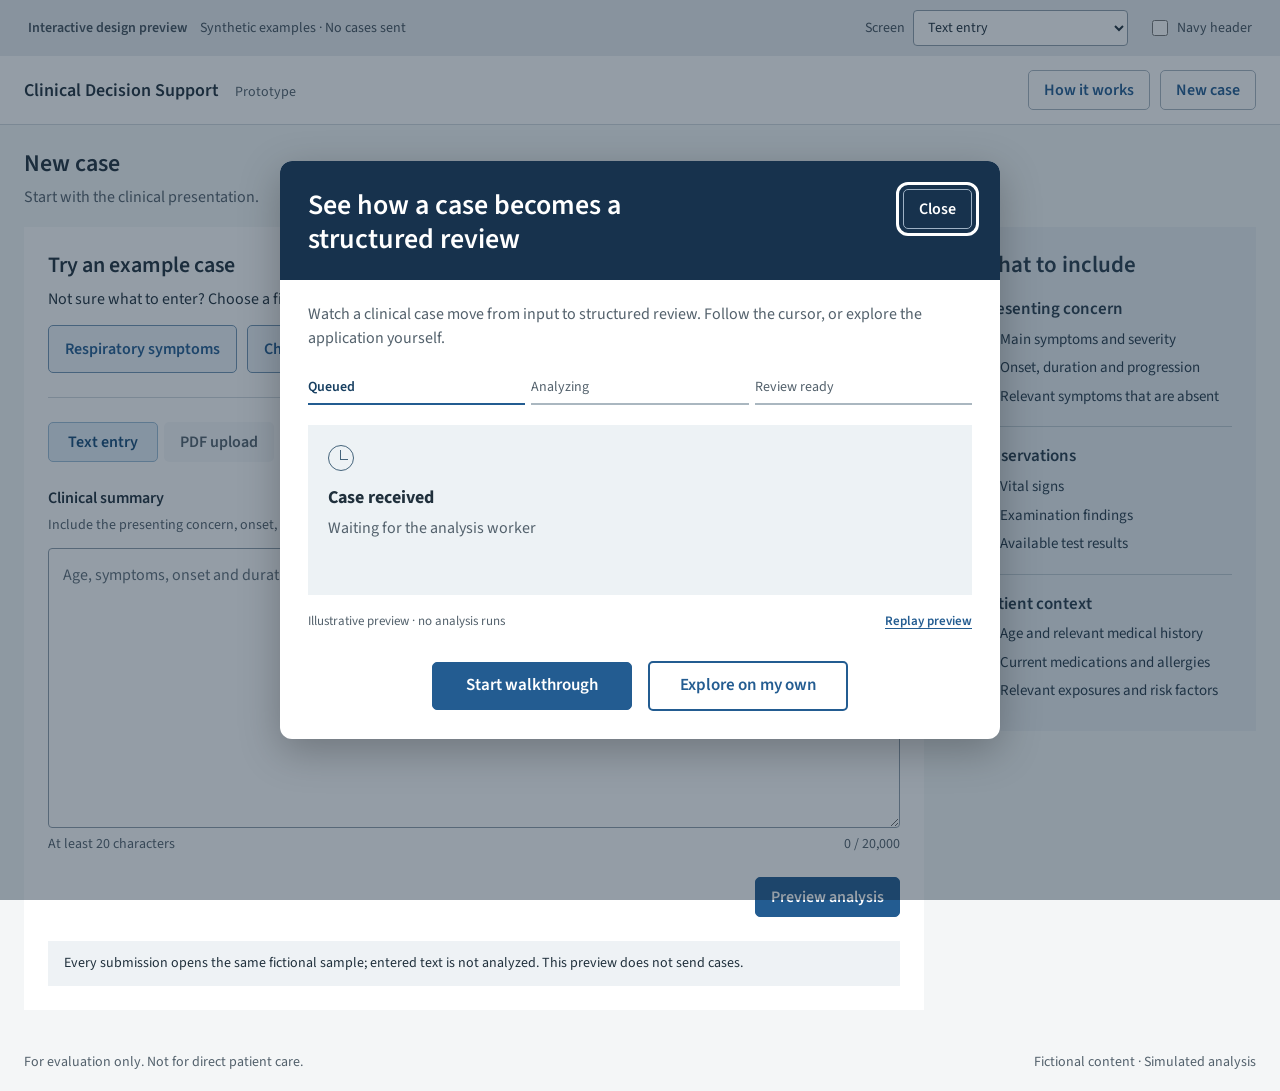
<file: design-preview/index.html>
<!doctype html>
<html lang="en">
<head>
  <meta charset="utf-8">
  <meta name="viewport" content="width=device-width, initial-scale=1">
  <title>CDS — interactive design preview</title>
  <link rel="preconnect" href="https://fonts.googleapis.com">
  <link rel="preconnect" href="https://fonts.gstatic.com" crossorigin>
  <link href="https://fonts.googleapis.com/css2?family=Source+Code+Pro:wght@400;600&family=Source+Sans+3:wght@400;600&display=swap" rel="stylesheet">
  <link rel="stylesheet" href="styles.css">
  <script src="app.js" defer></script>
</head>
<body>
  <a class="skip-link" href="#main">Skip to content</a>
  <div class="preview-tools" aria-label="Design preview controls">
    <p><strong>Interactive design preview</strong><span> Synthetic examples · No cases sent</span></p>
    <div class="preview-options">
      <label for="preview-state">Screen</label>
      <select id="preview-state">
        <optgroup label="Submit"><option value="text">Text entry</option><option value="pdf">PDF upload</option></optgroup>
        <optgroup label="Progress"><option value="preparing">Preparing live demo</option><option value="queued">Queued</option><option value="processing">Processing</option></optgroup>
        <optgroup label="Review"><option value="results">Results</option><option value="long">Long results</option><option value="empty">Empty results</option><option value="print">Print layout</option></optgroup>
        <optgroup label="Recovery"><option value="connection">Connection interrupted</option><option value="failed">Analysis failed</option></optgroup>
      </select>
      <label class="header-toggle"><input id="navy-header" type="checkbox"> Navy header</label>
    </div>
  </div>
  <header class="app-header">
    <a class="brand" href="#" id="brand-link">Clinical Decision Support <span>Prototype</span></a>
    <div class="header-actions"><button type="button" id="how-it-works">How it works</button><button type="button" id="new-case">New case</button></div>
  </header>
  <dialog id="welcome-dialog" aria-labelledby="welcome-title" aria-describedby="welcome-description">
    <div class="welcome-top"><h2 id="welcome-title">See how a case becomes a structured review</h2><button type="button" id="close-welcome" aria-label="Close walkthrough invitation">Close</button></div>
    <p id="welcome-description">Watch a clinical case move from input to structured review. Follow the cursor, or explore the application yourself.</p>
    <div class="mini-demo" aria-label="Illustrated workflow: queued, analyzing, then a structured review">
      <ol class="mini-timeline"><li data-mini-step="0">Queued</li><li data-mini-step="1">Analyzing</li><li data-mini-step="2">Review ready</li></ol>
      <div class="mini-content" id="mini-content"></div>
    </div>
    <div class="mini-caption"><span>Illustrative preview · no analysis runs</span><button type="button" id="replay-mini" class="text-button">Replay preview</button></div>
    <div class="welcome-actions"><button type="button" class="primary" id="start-walkthrough">Start walkthrough</button><button type="button" class="welcome-skip" id="skip-welcome">Explore on my own</button></div>
  </dialog>
  <div id="tour-chrome" hidden>
    <div class="tour-top"><strong>Interactive demo</strong><span id="tour-step" role="status" aria-live="polite"></span><span class="tour-simulation">Simulated · no submission</span></div>
    <div class="tour-bottom"><span id="tour-caption"></span><div class="tour-controls"><button id="tour-pause" type="button">Pause</button><button id="tour-next" type="button">Next step</button><button id="tour-exit" type="button">Exit demo</button></div></div>
  </div>
  <svg id="demo-cursor" viewBox="0 0 32 40" aria-hidden="true" hidden><path d="M3 2v29l8-7 6 13 6-3-6-12 11-1Z" fill="#fff" stroke="#17324d" stroke-width="2"/></svg>
  <main id="main" tabindex="-1"></main>
  <p id="announcement" class="sr-only" role="status" aria-live="polite"></p>
  <footer class="app-footer"><span>For evaluation only. Not for direct patient care.</span><span>Fictional content · Simulated analysis</span></footer>
</body>
</html>
</file>
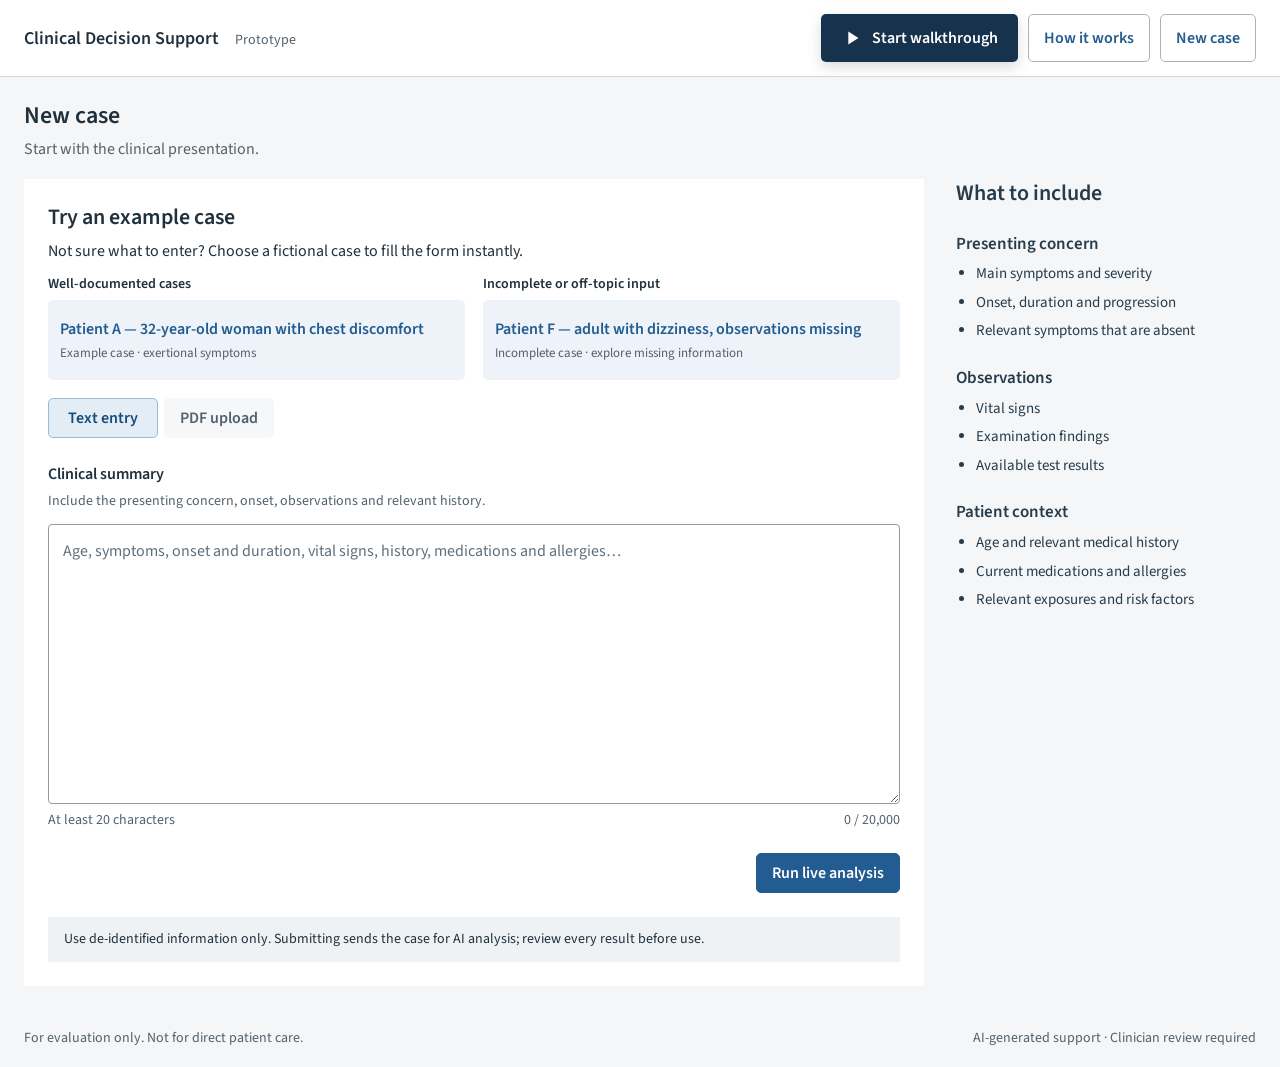
<file: frontend/index.html>
<!doctype html>
<html lang="en">
<head>
  <meta charset="utf-8">
  <meta name="viewport" content="width=device-width, initial-scale=1">
  <title>Clinical Decision Support</title>
  <link rel="preconnect" href="https://fonts.googleapis.com">
  <link rel="preconnect" href="https://fonts.gstatic.com" crossorigin>
  <link href="https://fonts.googleapis.com/css2?family=Source+Code+Pro:wght@400;600&family=Source+Sans+3:wght@400;600&display=swap" rel="stylesheet">
  <link rel="stylesheet" href="styles.css">
  <script src="app.js" defer></script>
</head>
<body data-page="entry">
  <a class="skip-link" href="#main">Skip to content</a>
  <header class="app-header">
    <a class="brand" href="#" id="brand-link">Clinical Decision Support <span>Prototype</span></a>
    <div class="header-actions"><button type="button" class="walkthrough-cta" id="header-walkthrough"><svg class="walkthrough-play" viewBox="0 0 24 24" aria-hidden="true"><path d="m8 5 11 7-11 7Z" fill="currentColor"/></svg>Start walkthrough</button><button type="button" id="how-it-works">How it works</button><button type="button" id="new-case">New case</button></div>
  </header>
  <dialog id="welcome-dialog" aria-labelledby="welcome-title" aria-describedby="welcome-description">
    <div class="welcome-top"><h2 id="welcome-title">See how a case becomes a structured review</h2><button type="button" id="close-welcome" aria-label="Close walkthrough invitation">Close</button></div>
    <p id="welcome-description">Watch a clinical case move from input to structured review. Follow the cursor, or explore the application yourself.</p>
    <div class="mini-demo" aria-label="Illustrated workflow: queued, analyzing, then a structured review">
      <ol class="mini-timeline"><li data-mini-step="0">Queued</li><li data-mini-step="1">Analyzing</li><li data-mini-step="2">Review ready</li></ol>
      <div class="mini-content" id="mini-content"></div>
    </div>
    <div class="mini-caption"><span>Illustrative preview · no analysis runs</span><button type="button" id="replay-mini" class="text-button">Replay preview</button></div>
    <div class="welcome-actions"><button type="button" class="walkthrough-cta" id="start-walkthrough"><svg class="walkthrough-play" viewBox="0 0 24 24" aria-hidden="true"><path d="m8 5 11 7-11 7Z" fill="currentColor"/></svg>Start walkthrough</button><button type="button" class="welcome-skip" id="skip-welcome">Explore on my own</button></div>
  </dialog>
  <div id="tour-chrome" hidden>
    <div class="tour-top"><strong>Demo</strong><span id="tour-step" role="status" aria-live="polite"></span><span class="tour-simulation">Simulated · no submission</span></div>
    <div id="tour-annotation" class="tour-annotation" role="note" hidden><span id="tour-caption"></span></div><div class="tour-bottom"><div class="tour-controls"><button id="tour-previous" type="button">Previous</button><button id="tour-pause" type="button">Pause</button><button id="tour-next" type="button">Next step</button><button id="tour-exit" type="button">Exit demo</button></div></div>
  </div>
  <svg id="demo-cursor" viewBox="0 0 32 40" aria-hidden="true" hidden><path d="M3 2v29l8-7 6 13 6-3-6-12 11-1Z" fill="#fff" stroke="#17324d" stroke-width="2"/></svg>
  <div id="time-skip" class="time-skip" aria-label="Fast-forwarding completion of the clinical note" hidden><svg viewBox="0 0 120 60" aria-hidden="true"><path d="M12 8 52 30 12 52ZM62 8 102 30 62 52Z" fill="currentColor"/></svg><span class="skip-clock" aria-hidden="true"></span></div>
  <main id="main" tabindex="-1"></main>
  <p id="announcement" class="sr-only" role="status" aria-live="polite"></p>
  <footer class="app-footer"><span>For evaluation only. Not for direct patient care.</span><span>AI-generated support · Clinician review required</span></footer>
</body>
</html>
</file>
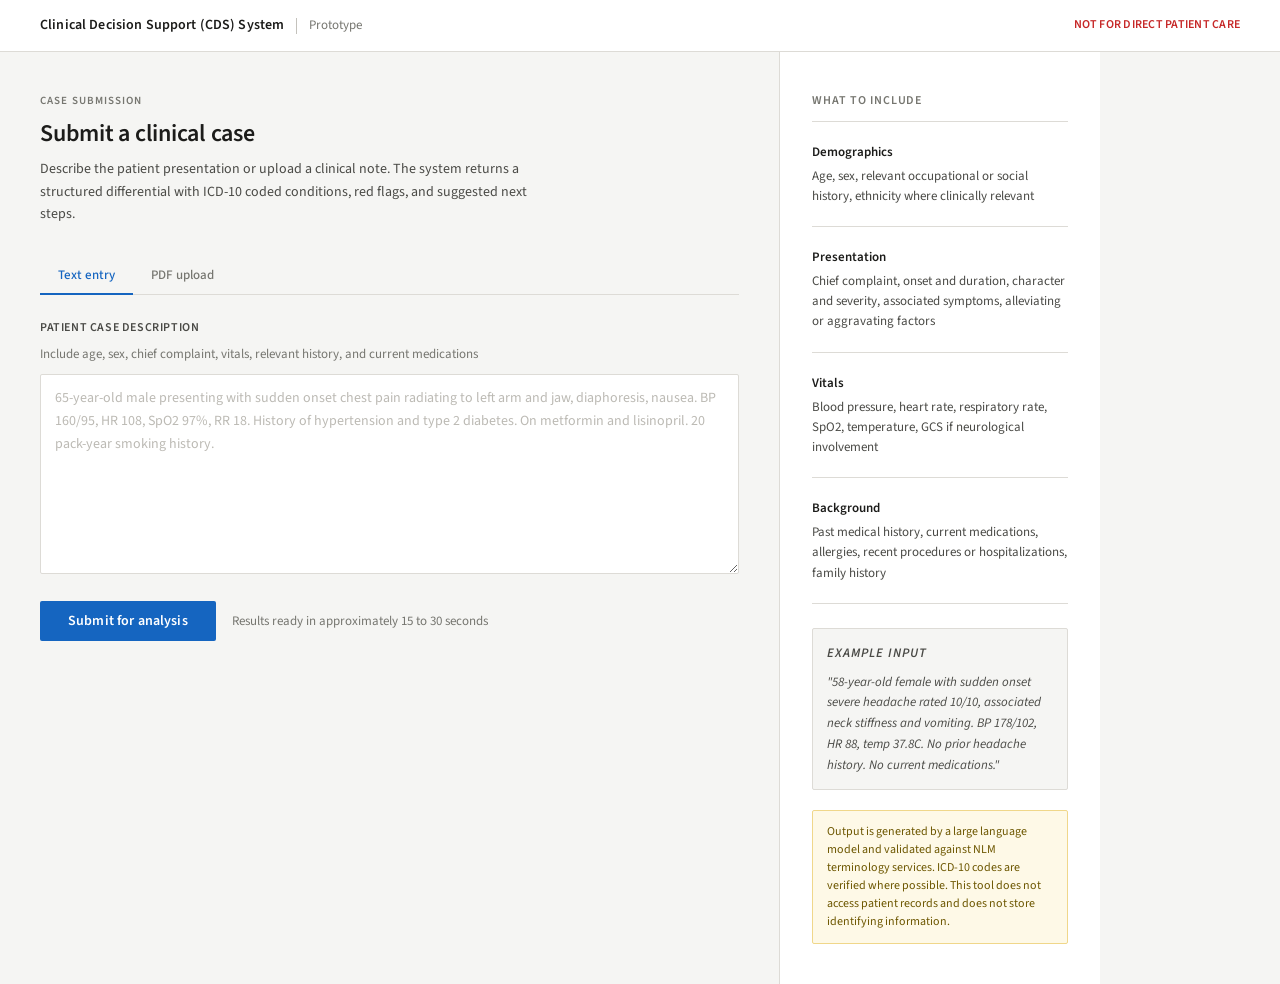
<file: app/frontend/index.html>
<!DOCTYPE html>
<html lang="en">
<head>
  <meta charset="UTF-8">
  <meta name="viewport" content="width=device-width, initial-scale=1.0">
  <title>Clinical Decision Support (CDS) System: Submit Case</title>
  <link rel="preconnect" href="https://fonts.googleapis.com">
  <link href="https://fonts.googleapis.com/css2?family=Source+Sans+3:wght@300;400;500;600;700&family=Source+Code+Pro:wght@400;500&display=swap" rel="stylesheet">
  <style>
    *, *::before, *::after { box-sizing: border-box; margin: 0; padding: 0; }

    :root {
      --bg:        #F5F5F3;
      --surface:   #FFFFFF;
      --border:    #DDDBD6;
      --border-strong: #C4C2BC;
      --text:      #1C1C1A;
      --text-secondary: #4A4A46;
      --muted:     #767670;
      --emergent:  #C62828;
      --info:      #1565C0;
      --info-light: #E8EFF9;
      --sans:      'Source Sans 3', system-ui, sans-serif;
      --mono:      'Source Code Pro', monospace;
    }

    html, body {
      background: var(--bg);
      color: var(--text);
      font-family: var(--sans);
      font-size: 15px;
      line-height: 1.55;
      min-height: 100vh;
    }

    /* ── Header ── */
    header {
      background: var(--surface);
      border-bottom: 1px solid var(--border);
      padding: 0 40px;
      height: 52px;
      display: flex;
      align-items: center;
      gap: 12px;
    }

    .header-title {
      font-size: 14px;
      font-weight: 600;
      color: var(--text);
      letter-spacing: 0.01em;
    }

    .header-divider {
      width: 1px;
      height: 16px;
      background: var(--border-strong);
    }

    .header-subtitle {
      font-size: 13px;
      color: var(--muted);
    }

    .header-warning {
      margin-left: auto;
      font-size: 12px;
      font-weight: 600;
      color: var(--emergent);
      letter-spacing: 0.02em;
      text-transform: uppercase;
    }

    /* ── Page layout: two columns ── */
    .page-layout {
      display: grid;
      grid-template-columns: 1fr 320px;
      gap: 0;
      max-width: 1100px;
      min-height: calc(100vh - 52px);
    }

    /* ── Left column: form ── */
    .form-column {
      padding: 40px 40px 60px;
      border-right: 1px solid var(--border);
    }

    .page-eyebrow {
      font-size: 11px;
      font-weight: 600;
      letter-spacing: 0.1em;
      text-transform: uppercase;
      color: var(--muted);
      margin-bottom: 6px;
    }

    h1 {
      font-size: 24px;
      font-weight: 600;
      color: var(--text);
      margin-bottom: 6px;
      letter-spacing: -0.01em;
    }

    .page-desc {
      font-size: 14px;
      color: var(--text-secondary);
      margin-bottom: 32px;
      max-width: 520px;
      line-height: 1.6;
    }

    /* ── Input mode tabs ── */
    .tabs {
      display: flex;
      border-bottom: 1px solid var(--border);
      margin-bottom: 24px;
    }

    .tab-btn {
      font-family: var(--sans);
      font-size: 13px;
      font-weight: 500;
      padding: 9px 18px;
      background: none;
      border: none;
      border-bottom: 2px solid transparent;
      color: var(--muted);
      cursor: pointer;
      margin-bottom: -1px;
      transition: color 0.12s, border-color 0.12s;
    }

    .tab-btn.active {
      color: var(--info);
      border-bottom-color: var(--info);
    }

    .tab-btn:hover:not(.active) { color: var(--text); }

    /* ── Input panels ── */
    .input-panel { display: none; }
    .input-panel.active { display: block; }

    .field-label {
      display: block;
      font-size: 12px;
      font-weight: 600;
      letter-spacing: 0.05em;
      text-transform: uppercase;
      color: var(--text-secondary);
      margin-bottom: 6px;
    }

    .field-hint {
      font-size: 13px;
      color: var(--muted);
      margin-bottom: 10px;
    }

    textarea {
      width: 100%;
      font-family: var(--sans);
      font-size: 14px;
      line-height: 1.65;
      color: var(--text);
      background: var(--surface);
      border: 1px solid var(--border);
      padding: 12px 14px;
      resize: vertical;
      min-height: 200px;
      outline: none;
      border-radius: 2px;
      transition: border-color 0.12s;
    }

    textarea:focus { border-color: var(--info); }
    textarea::placeholder { color: #BCBAB4; }

    /* ── File upload ── */
    .file-drop {
      border: 1px dashed var(--border-strong);
      background: var(--surface);
      padding: 36px 20px;
      text-align: center;
      cursor: pointer;
      position: relative;
      border-radius: 2px;
      transition: border-color 0.12s, background 0.12s;
    }

    .file-drop:hover, .file-drop.drag-over {
      border-color: var(--info);
      background: var(--info-light);
    }

    .file-drop input[type="file"] {
      position: absolute;
      inset: 0;
      opacity: 0;
      cursor: pointer;
      width: 100%;
      height: 100%;
    }

    .file-drop-text {
      font-size: 14px;
      color: var(--text-secondary);
    }

    .file-drop-text strong { color: var(--info); font-weight: 500; }
    .file-drop-sub { font-size: 12px; color: var(--muted); margin-top: 4px; }

    .file-selected {
      display: none;
      margin-top: 10px;
      font-size: 13px;
      color: var(--text);
      background: var(--info-light);
      border: 1px solid #B8CCE8;
      padding: 8px 12px;
      border-radius: 2px;
    }

    .file-selected.visible { display: block; }

    /* ── Submit ── */
    .submit-row {
      margin-top: 20px;
      display: flex;
      align-items: center;
      gap: 16px;
      flex-wrap: wrap;
    }

    .btn-primary {
      font-family: var(--sans);
      font-size: 14px;
      font-weight: 600;
      padding: 10px 28px;
      background: var(--info);
      color: #FFFFFF;
      border: none;
      border-radius: 2px;
      cursor: pointer;
      letter-spacing: 0.01em;
      transition: background 0.12s;
    }

    .btn-primary:hover { background: #1255A0; }
    .btn-primary:disabled { background: #BCBAB4; cursor: not-allowed; }

    .submit-note {
      font-size: 13px;
      color: var(--muted);
    }

    /* ── Status bar ── */
    .status-bar {
      display: none;
      margin-top: 16px;
      padding: 10px 14px;
      font-size: 13px;
      border-left: 3px solid var(--border);
      border-radius: 0 2px 2px 0;
    }

    .status-bar.visible { display: block; }
    .status-bar.loading { border-left-color: var(--info); color: var(--info); background: var(--info-light); }
    .status-bar.error { border-left-color: var(--emergent); color: var(--emergent); background: #FCEAEA; }

    /* ── Right column: guidance ── */
    .guidance-column {
      padding: 40px 32px;
      background: var(--surface);
    }

    .guidance-header {
      font-size: 12px;
      font-weight: 600;
      letter-spacing: 0.08em;
      text-transform: uppercase;
      color: var(--muted);
      margin-bottom: 20px;
      padding-bottom: 10px;
      border-bottom: 1px solid var(--border);
    }

    .guidance-item {
      margin-bottom: 20px;
      padding-bottom: 20px;
      border-bottom: 1px solid var(--border);
    }

    .guidance-item:last-of-type {
      border-bottom: none;
      margin-bottom: 0;
      padding-bottom: 0;
    }

    .guidance-item-title {
      font-size: 13px;
      font-weight: 600;
      color: var(--text);
      margin-bottom: 4px;
    }

    .guidance-item-body {
      font-size: 13px;
      color: var(--text-secondary);
      line-height: 1.55;
    }

    .guidance-example {
      margin-top: 24px;
      padding: 14px;
      background: var(--bg);
      border: 1px solid var(--border);
      border-radius: 2px;
    }

    .guidance-example-label {
      font-size: 11px;
      font-weight: 600;
      letter-spacing: 0.08em;
      text-transform: uppercase;
      color: var(--muted);
      margin-bottom: 8px;
    }

    .guidance-example p {
      font-size: 13px;
      color: var(--text-secondary);
      line-height: 1.6;
      font-style: italic;
    }

    .guidance-note {
      margin-top: 20px;
      padding: 12px 14px;
      background: #FEF9E7;
      border: 1px solid #F0D78A;
      border-radius: 2px;
      font-size: 12px;
      color: #6D5700;
      line-height: 1.5;
    }

    @media (max-width: 820px) {
      .page-layout { grid-template-columns: 1fr; }
      .form-column { border-right: none; border-bottom: 1px solid var(--border); padding: 28px 20px 40px; }
      .guidance-column { padding: 28px 20px; }
      header { padding: 0 20px; }
    }
  </style>
</head>
<body>

<header>
  <span class="header-title">Clinical Decision Support (CDS) System</span>
  <div class="header-divider"></div>
  <span class="header-subtitle">Prototype</span>
  <span class="header-warning">Not for direct patient care</span>
</header>

<div class="page-layout">

  <!-- Left column: form -->
  <div class="form-column">
    <p class="page-eyebrow">Case Submission</p>
    <h1>Submit a clinical case</h1>
    <p class="page-desc">Describe the patient presentation or upload a clinical note. The system returns a structured differential with ICD-10 coded conditions, red flags, and suggested next steps.</p>

    <div class="tabs">
      <button class="tab-btn active" onclick="switchTab('text', this)">Text entry</button>
      <button class="tab-btn" onclick="switchTab('pdf', this)">PDF upload</button>
    </div>

    <form id="case-form" onsubmit="submitCase(event)">

      <div class="input-panel active" id="panel-text">
        <label class="field-label" for="case-text">Patient case description</label>
        <p class="field-hint">Include age, sex, chief complaint, vitals, relevant history, and current medications</p>
        <textarea
          id="case-text"
          name="case_text"
          placeholder="65-year-old male presenting with sudden onset chest pain radiating to left arm and jaw, diaphoresis, nausea. BP 160/95, HR 108, SpO2 97%, RR 18. History of hypertension and type 2 diabetes. On metformin and lisinopril. 20 pack-year smoking history."
          spellcheck="false"
        ></textarea>
      </div>

      <div class="input-panel" id="panel-pdf">
        <label class="field-label">Clinical note (PDF)</label>
        <p class="field-hint">Text-based PDFs only. Scanned image PDFs cannot be processed.</p>
        <div class="file-drop" id="file-drop">
          <input type="file" id="pdf-file" name="file" accept=".pdf" onchange="handleFileSelect(this)">
          <p class="file-drop-text"><strong>Choose a file</strong> or drag it here</p>
          <p class="file-drop-sub">PDF format only</p>
        </div>
        <div class="file-selected" id="file-selected"></div>
      </div>

      <div class="submit-row">
        <button type="submit" class="btn-primary" id="submit-btn">Submit for analysis</button>
        <span class="submit-note">Results ready in approximately 15 to 30 seconds</span>
      </div>
    </form>

    <div class="status-bar" id="status-bar"></div>
  </div>

  <!-- Right column: guidance -->
  <div class="guidance-column">
    <p class="guidance-header">What to include</p>

    <div class="guidance-item">
      <p class="guidance-item-title">Demographics</p>
      <p class="guidance-item-body">Age, sex, relevant occupational or social history, ethnicity where clinically relevant</p>
    </div>

    <div class="guidance-item">
      <p class="guidance-item-title">Presentation</p>
      <p class="guidance-item-body">Chief complaint, onset and duration, character and severity, associated symptoms, alleviating or aggravating factors</p>
    </div>

    <div class="guidance-item">
      <p class="guidance-item-title">Vitals</p>
      <p class="guidance-item-body">Blood pressure, heart rate, respiratory rate, SpO2, temperature, GCS if neurological involvement</p>
    </div>

    <div class="guidance-item">
      <p class="guidance-item-title">Background</p>
      <p class="guidance-item-body">Past medical history, current medications, allergies, recent procedures or hospitalizations, family history</p>
    </div>

    <div class="guidance-example">
      <p class="guidance-example-label">Example input</p>
      <p>"58-year-old female with sudden onset severe headache rated 10/10, associated neck stiffness and vomiting. BP 178/102, HR 88, temp 37.8C. No prior headache history. No current medications."</p>
    </div>

    <div class="guidance-note">
      Output is generated by a large language model and validated against NLM terminology services. ICD-10 codes are verified where possible. This tool does not access patient records and does not store identifying information.
    </div>
  </div>

</div>

<script>
  const API = window.location.hostname === '127.0.0.1' || window.location.hostname === 'localhost'
  ? 'http://127.0.0.1:8000'
  : 'https://cds-api-8k33.onrender.com';
  let activeTab = 'text';

  function switchTab(tab, btn) {
    activeTab = tab;
    document.querySelectorAll('.tab-btn').forEach(b => b.classList.remove('active'));
    document.querySelectorAll('.input-panel').forEach(p => p.classList.remove('active'));
    btn.classList.add('active');
    document.getElementById('panel-' + tab).classList.add('active');
  }

  function handleFileSelect(input) {
    const file = input.files[0];
    const el = document.getElementById('file-selected');
    if (file) {
      el.textContent = 'Selected: ' + file.name + ' (' + (file.size / 1024).toFixed(1) + ' KB)';
      el.classList.add('visible');
    } else {
      el.classList.remove('visible');
    }
  }

  const dropZone = document.getElementById('file-drop');
  dropZone.addEventListener('dragover', e => { e.preventDefault(); dropZone.classList.add('drag-over'); });
  dropZone.addEventListener('dragleave', () => dropZone.classList.remove('drag-over'));
  dropZone.addEventListener('drop', e => {
    e.preventDefault();
    dropZone.classList.remove('drag-over');
    const file = e.dataTransfer.files[0];
    if (file && file.type === 'application/pdf') {
      const input = document.getElementById('pdf-file');
      const dt = new DataTransfer();
      dt.items.add(file);
      input.files = dt.files;
      handleFileSelect(input);
    }
  });

  function setStatus(msg, type) {
    const el = document.getElementById('status-bar');
    el.textContent = msg;
    el.className = 'status-bar visible ' + (type || '');
  }

  function clearStatus() {
    document.getElementById('status-bar').className = 'status-bar';
  }

  async function submitCase(e) {
    e.preventDefault();
    clearStatus();

    const btn = document.getElementById('submit-btn');
    btn.disabled = true;
    btn.textContent = 'Submitting...';

    const formData = new FormData();

    if (activeTab === 'text') {
      const text = document.getElementById('case-text').value.trim();
      if (text.length < 20) {
        setStatus('Case description is too short. Provide more clinical detail.', 'error');
        btn.disabled = false;
        btn.textContent = 'Submit for analysis';
        return;
      }
      formData.append('case_text', text);
    } else {
      const fileInput = document.getElementById('pdf-file');
      if (!fileInput.files[0]) {
        setStatus('No file selected.', 'error');
        btn.disabled = false;
        btn.textContent = 'Submit for analysis';
        return;
      }
      formData.append('file', fileInput.files[0]);
    }

    try {
      setStatus('Submitting case to analysis queue...', 'loading');

      const res = await fetch(API + '/jobs/upload', { method: 'POST', body: formData });

      if (!res.ok) {
        const err = await res.json().catch(() => ({}));
        throw new Error(err.detail || 'Server error ' + res.status);
      }

      const data = await res.json();
      const jobId = data.job_id;

      setStatus('Case queued. Waiting for analysis... (ID: ' + jobId.slice(0, 8) + ')', 'loading');
      btn.textContent = 'Analyzing...';

      await pollUntilDone(jobId);

    } catch (err) {
      setStatus('Error: ' + err.message, 'error');
      btn.disabled = false;
      btn.textContent = 'Submit for analysis';
    }
  }

  async function pollUntilDone(jobId) {
    const btn = document.getElementById('submit-btn');
    const maxAttempts = 40;
    let attempts = 0;

    while (attempts < maxAttempts) {
      await new Promise(r => setTimeout(r, 3000));
      attempts++;

      try {
        const res = await fetch(API + '/jobs/status/' + jobId);
        if (!res.ok) continue;
        const data = await res.json();

        if (data.status === 'done') {
          window.location.href = 'result.html?job_id=' + jobId;
          return;
        }

        if (data.status === 'failed') {
          setStatus('Analysis failed. See result page for details.', 'error');
          btn.disabled = false;
          btn.textContent = 'Submit for analysis';
          return;
        }

        const label = data.status === 'processing' ? 'Processing with AI...' : 'Queued, waiting for worker...';
        setStatus(label + ' (' + (attempts * 3) + 's elapsed)', 'loading');

      } catch (_) { /* network blip, keep polling */ }
    }

    setStatus('Timed out. Check result manually at result.html?job_id=' + jobId, 'error');
    btn.disabled = false;
    btn.textContent = 'Submit for analysis';
  }
</script>
</body>
</html>
</file>
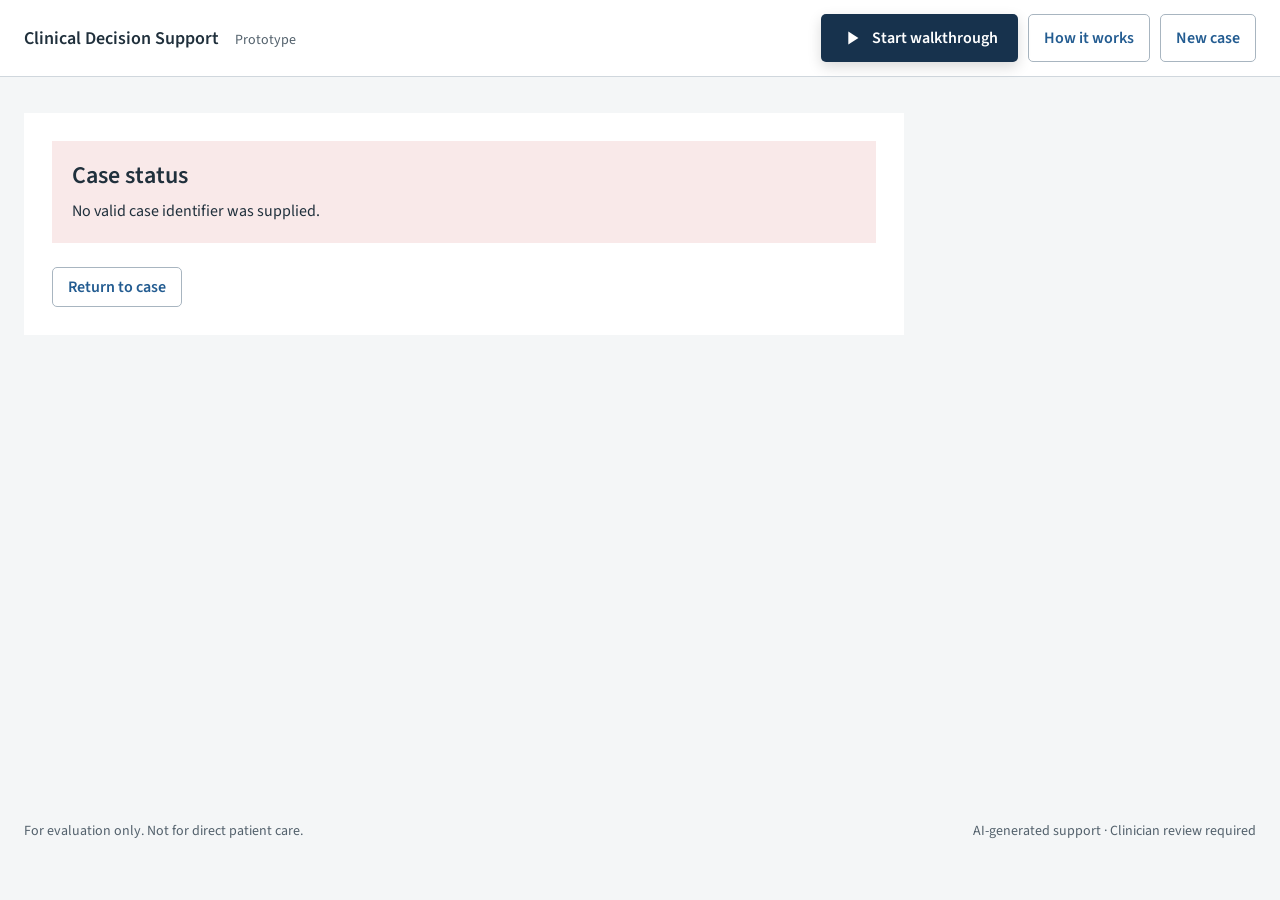
<file: frontend/result.html>
<!doctype html>
<html lang="en">
<head>
  <meta charset="utf-8">
  <meta name="viewport" content="width=device-width, initial-scale=1">
  <title>Clinical Decision Support</title>
  <link rel="preconnect" href="https://fonts.googleapis.com">
  <link rel="preconnect" href="https://fonts.gstatic.com" crossorigin>
  <link href="https://fonts.googleapis.com/css2?family=Source+Code+Pro:wght@400;600&family=Source+Sans+3:wght@400;600&display=swap" rel="stylesheet">
  <link rel="stylesheet" href="styles.css">
  <script src="app.js" defer></script>
</head>
<body data-page="result">
  <a class="skip-link" href="#main">Skip to content</a>
  <header class="app-header">
    <a class="brand" href="#" id="brand-link">Clinical Decision Support <span>Prototype</span></a>
    <div class="header-actions"><button type="button" class="walkthrough-cta" id="header-walkthrough"><svg class="walkthrough-play" viewBox="0 0 24 24" aria-hidden="true"><path d="m8 5 11 7-11 7Z" fill="currentColor"/></svg>Start walkthrough</button><button type="button" id="how-it-works">How it works</button><button type="button" id="new-case">New case</button></div>
  </header>
  <dialog id="welcome-dialog" aria-labelledby="welcome-title" aria-describedby="welcome-description">
    <div class="welcome-top"><h2 id="welcome-title">See how a case becomes a structured review</h2><button type="button" id="close-welcome" aria-label="Close walkthrough invitation">Close</button></div>
    <p id="welcome-description">Watch a clinical case move from input to structured review. Follow the cursor, or explore the application yourself.</p>
    <div class="mini-demo" aria-label="Illustrated workflow: queued, analyzing, then a structured review">
      <ol class="mini-timeline"><li data-mini-step="0">Queued</li><li data-mini-step="1">Analyzing</li><li data-mini-step="2">Review ready</li></ol>
      <div class="mini-content" id="mini-content"></div>
    </div>
    <div class="mini-caption"><span>Illustrative preview · no analysis runs</span><button type="button" id="replay-mini" class="text-button">Replay preview</button></div>
    <div class="welcome-actions"><button type="button" class="walkthrough-cta" id="start-walkthrough"><svg class="walkthrough-play" viewBox="0 0 24 24" aria-hidden="true"><path d="m8 5 11 7-11 7Z" fill="currentColor"/></svg>Start walkthrough</button><button type="button" class="welcome-skip" id="skip-welcome">Explore on my own</button></div>
  </dialog>
  <div id="tour-chrome" hidden>
    <div class="tour-top"><strong>Demo</strong><span id="tour-step" role="status" aria-live="polite"></span><span class="tour-simulation">Simulated · no submission</span></div>
    <div id="tour-annotation" class="tour-annotation" role="note" hidden><span id="tour-caption"></span></div><div class="tour-bottom"><div class="tour-controls"><button id="tour-previous" type="button">Previous</button><button id="tour-pause" type="button">Pause</button><button id="tour-next" type="button">Next step</button><button id="tour-exit" type="button">Exit demo</button></div></div>
  </div>
  <svg id="demo-cursor" viewBox="0 0 32 40" aria-hidden="true" hidden><path d="M3 2v29l8-7 6 13 6-3-6-12 11-1Z" fill="#fff" stroke="#17324d" stroke-width="2"/></svg>
  <div id="time-skip" class="time-skip" aria-label="Fast-forwarding completion of the clinical note" hidden><svg viewBox="0 0 120 60" aria-hidden="true"><path d="M12 8 52 30 12 52ZM62 8 102 30 62 52Z" fill="currentColor"/></svg><span class="skip-clock" aria-hidden="true"></span></div>
  <main id="main" tabindex="-1"></main>
  <p id="announcement" class="sr-only" role="status" aria-live="polite"></p>
  <footer class="app-footer"><span>For evaluation only. Not for direct patient care.</span><span>AI-generated support · Clinician review required</span></footer>
</body>
</html>
</file>
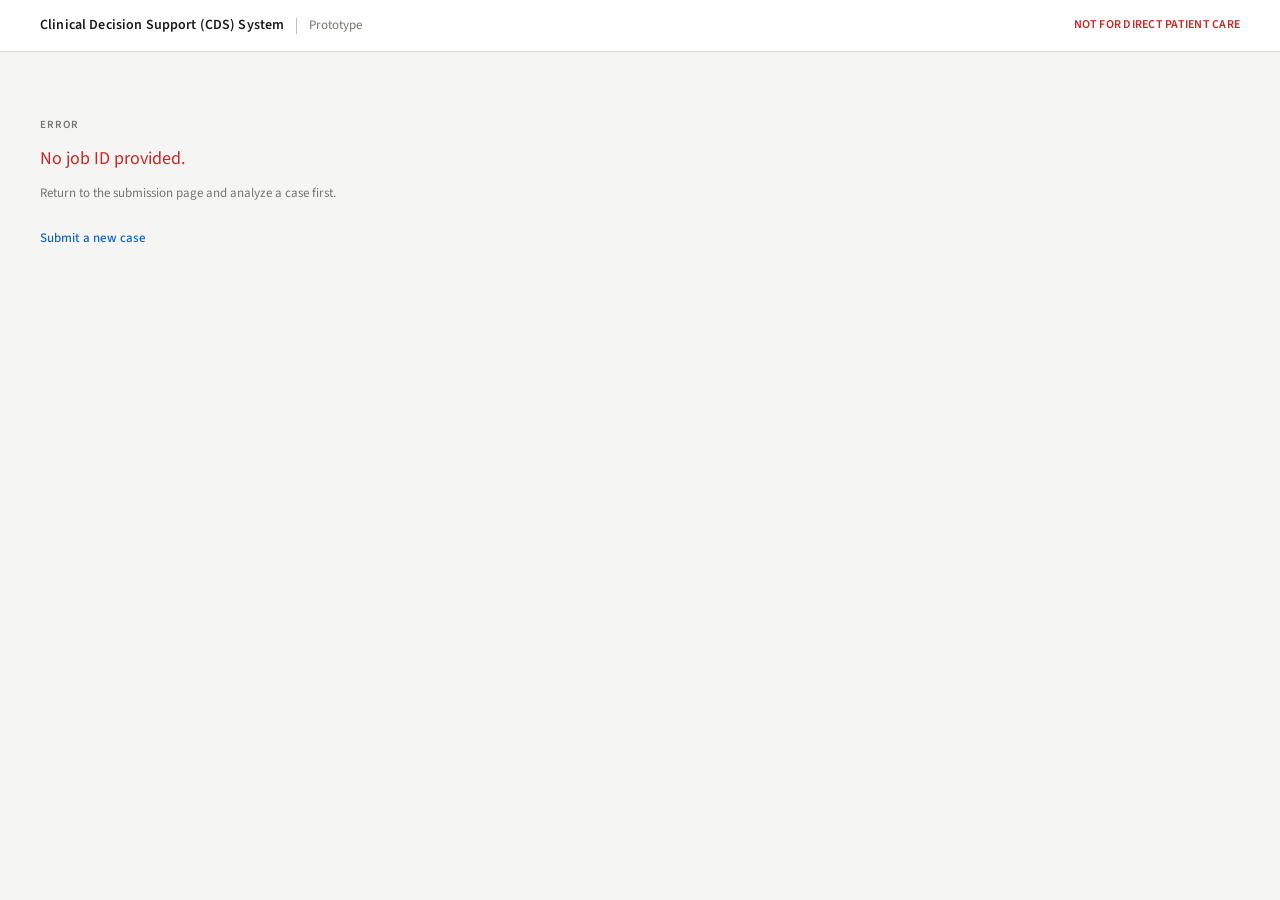
<file: app/frontend/result.html>
<!DOCTYPE html>
<html lang="en">
<head>
  <meta charset="UTF-8">
  <meta name="viewport" content="width=device-width, initial-scale=1.0">
  <title>Clinical Decision Support (CDS) System: Result</title>
  <link rel="preconnect" href="https://fonts.googleapis.com">
  <link href="https://fonts.googleapis.com/css2?family=Source+Sans+3:wght@300;400;500;600;700&family=Source+Code+Pro:wght@400;500&display=swap" rel="stylesheet">
  <style>
    *, *::before, *::after { box-sizing: border-box; margin: 0; padding: 0; }

    :root {
      --bg:           #F5F5F3;
      --surface:      #FFFFFF;
      --border:       #DDDBD6;
      --border-strong:#C4C2BC;
      --text:         #1C1C1A;
      --text-secondary:#4A4A46;
      --muted:        #767670;
      --emergent:     #C62828;
      --emergent-bg:  #FCEAEA;
      --urgent:       #E65100;
      --urgent-bg:    #FEF0E6;
      --semi:         #6D4C00;
      --semi-bg:      #FEF7E0;
      --non:          #1B5E20;
      --non-bg:       #EBF5EB;
      --info:         #1565C0;
      --info-light:   #E8EFF9;
      --verified:     #1B5E20;
      --verified-bg:  #EBF5EB;
      --sans:         'Source Sans 3', system-ui, sans-serif;
      --mono:         'Source Code Pro', monospace;
    }

    html, body {
      background: var(--bg);
      color: var(--text);
      font-family: var(--sans);
      font-size: 15px;
      line-height: 1.55;
      min-height: 100vh;
    }

    /* ── Header ── */
    header {
      background: var(--surface);
      border-bottom: 1px solid var(--border);
      padding: 0 40px;
      height: 52px;
      display: flex;
      align-items: center;
      gap: 12px;
    }

    .header-title {
      font-size: 14px;
      font-weight: 600;
      color: var(--text);
      letter-spacing: 0.01em;
    }

    .header-divider {
      width: 1px;
      height: 16px;
      background: var(--border-strong);
    }

    .header-subtitle {
      font-size: 13px;
      color: var(--muted);
    }

    .header-warning {
      margin-left: auto;
      font-size: 12px;
      font-weight: 600;
      color: var(--emergent);
      letter-spacing: 0.02em;
      text-transform: uppercase;
    }

    /* ── State screens (loading / error) ── */
    .state-screen {
      padding: 64px 40px;
      max-width: 600px;
    }

    .state-eyebrow {
      font-size: 11px;
      font-weight: 600;
      letter-spacing: 0.1em;
      text-transform: uppercase;
      color: var(--muted);
      margin-bottom: 12px;
    }

    .state-message {
      font-size: 18px;
      font-weight: 400;
      color: var(--text);
      margin-bottom: 8px;
    }

    .state-detail {
      font-size: 13px;
      color: var(--muted);
      line-height: 1.6;
    }

    .back-link {
      display: inline-block;
      margin-top: 24px;
      font-size: 13px;
      font-weight: 500;
      color: var(--info);
      text-decoration: none;
    }

    .back-link:hover { text-decoration: underline; }

    /* ── Urgency banner ── */
    .urgency-banner {
      display: flex;
      align-items: center;
      gap: 20px;
      padding: 18px 40px;
    }

    .urgency-banner.emergent   { background: var(--emergent); }
    .urgency-banner.urgent     { background: var(--urgent); }
    .urgency-banner.semi-urgent{ background: #8D6200; }
    .urgency-banner.non-urgent { background: var(--non); }

    .urgency-level {
      font-family: var(--mono);
      font-size: 22px;
      font-weight: 500;
      letter-spacing: 0.08em;
      text-transform: uppercase;
      color: #FFFFFF;
    }

    .urgency-sep {
      width: 1px;
      height: 24px;
      background: rgba(255,255,255,0.35);
    }

    .urgency-descriptor {
      font-size: 13px;
      color: rgba(255,255,255,0.85);
      font-weight: 400;
    }

    /* ── Result body: two columns ── */
    .result-body {
      display: grid;
      grid-template-columns: 1fr 320px;
      align-items: start;
    }

    /* ── Main column ── */
    .result-main {
      padding: 36px 40px 64px;
      border-right: 1px solid var(--border);
    }

    /* ── Section pattern ── */
    .section {
      margin-bottom: 36px;
      padding-bottom: 36px;
      border-bottom: 1px solid var(--border);
    }

    .section:last-child {
      border-bottom: none;
      margin-bottom: 0;
      padding-bottom: 0;
    }

    .section-label {
      font-size: 11px;
      font-weight: 600;
      letter-spacing: 0.1em;
      text-transform: uppercase;
      color: var(--muted);
      margin-bottom: 14px;
    }

    /* ── Patient summary ── */
    .patient-summary-text {
      font-size: 14px;
      color: var(--text-secondary);
      line-height: 1.7;
    }

    /* ── Conditions ── */
    .condition-item {
      padding: 16px 0;
      border-bottom: 1px solid var(--border);
    }

    .condition-item:last-child { border-bottom: none; }

    .condition-top {
      display: flex;
      align-items: flex-start;
      gap: 12px;
      margin-bottom: 8px;
    }

    .likelihood-tag {
      font-size: 11px;
      font-weight: 600;
      letter-spacing: 0.06em;
      text-transform: uppercase;
      padding: 3px 8px;
      border: 1px solid;
      white-space: nowrap;
      flex-shrink: 0;
      margin-top: 3px;
      border-radius: 2px;
    }

    .likelihood-tag.high     { color: var(--emergent); border-color: #E57373; background: var(--emergent-bg); }
    .likelihood-tag.moderate { color: var(--urgent);   border-color: #FFB74D; background: var(--urgent-bg); }
    .likelihood-tag.low      { color: var(--muted);    border-color: var(--border-strong); background: transparent; }

    .condition-name {
      font-size: 16px;
      font-weight: 600;
      color: var(--text);
      line-height: 1.3;
    }

    .condition-icd-row {
      display: flex;
      align-items: center;
      gap: 8px;
      margin-bottom: 8px;
      flex-wrap: wrap;
    }

    .icd-code {
      font-family: var(--mono);
      font-size: 12px;
      font-weight: 500;
      color: var(--info);
      letter-spacing: 0.04em;
    }

    .icd-desc {
      font-size: 12px;
      color: var(--muted);
    }

    .icd-badge {
      font-size: 10px;
      font-weight: 600;
      letter-spacing: 0.05em;
      text-transform: uppercase;
      padding: 2px 6px;
      border: 1px solid;
      border-radius: 2px;
    }

    .icd-badge.verified   { color: var(--verified); border-color: #81C784; background: var(--verified-bg); }
    .icd-badge.unverified { color: var(--muted);    border-color: var(--border-strong); background: transparent; }

    .condition-reasoning {
      font-size: 14px;
      color: var(--text-secondary);
      line-height: 1.65;
    }

    /* ── Clinical note ── */
    .clinical-note-box {
      padding: 14px 16px;
      border-left: 3px solid var(--border-strong);
      background: var(--surface);
    }

    .clinical-note-label {
      font-size: 11px;
      font-weight: 600;
      letter-spacing: 0.08em;
      text-transform: uppercase;
      color: var(--muted);
      margin-bottom: 6px;
    }

    .clinical-note-text {
      font-size: 14px;
      color: var(--text-secondary);
      font-style: italic;
      line-height: 1.65;
    }

    /* ── Sidebar ── */
    .result-sidebar {
      padding: 36px 32px 64px;
      background: var(--surface);
    }

    .sidebar-section {
      margin-bottom: 28px;
      padding-bottom: 28px;
      border-bottom: 1px solid var(--border);
    }

    .sidebar-section:last-of-type {
      border-bottom: none;
      margin-bottom: 0;
      padding-bottom: 0;
    }

    .sidebar-list {
      list-style: none;
    }

    .sidebar-list li {
      display: flex;
      gap: 10px;
      align-items: flex-start;
      font-size: 13px;
      color: var(--text-secondary);
      padding: 7px 0;
      border-bottom: 1px solid var(--border);
      line-height: 1.5;
    }

    .sidebar-list li:last-child { border-bottom: none; }

    .list-icon {
      flex-shrink: 0;
      font-size: 11px;
      margin-top: 2px;
      font-weight: 700;
    }

    .red-flags .list-icon  { color: var(--emergent); }
    .next-steps .list-icon { color: var(--info); }
    .missing    .list-icon { color: var(--muted); }

    /* ── Job meta ── */
    .job-meta {
      margin-top: 28px;
      padding-top: 20px;
      border-top: 1px solid var(--border);
    }

    .meta-row {
      font-size: 12px;
      color: var(--muted);
      margin-bottom: 4px;
    }

    .meta-value {
      font-family: var(--mono);
      font-size: 11px;
      color: var(--text-secondary);
    }

    .new-case-link {
      display: inline-block;
      margin-top: 16px;
      font-size: 13px;
      font-weight: 500;
      color: var(--info);
      text-decoration: none;
    }

    .new-case-link:hover { text-decoration: underline; }

    @media (max-width: 860px) {
      .result-body { grid-template-columns: 1fr; }
      .result-main { border-right: none; border-bottom: 1px solid var(--border); padding: 28px 20px 40px; }
      .result-sidebar { padding: 28px 20px; }
      header { padding: 0 20px; }
      .urgency-banner { padding-left: 20px; padding-right: 20px; }
      .state-screen { padding: 40px 20px; }
    }
  </style>
</head>
<body>

<header>
  <span class="header-title">Clinical Decision Support (CDS) System</span>
  <div class="header-divider"></div>
  <span class="header-subtitle">Prototype</span>
  <span class="header-warning">Not for direct patient care</span>
</header>

<div id="app">
  <div class="state-screen">
    <p class="state-eyebrow">Loading</p>
    <p class="state-message">Retrieving analysis result...</p>
  </div>
</div>

<script>
  const API = window.location.hostname === '127.0.0.1' || window.location.hostname === 'localhost'
  ? 'http://127.0.0.1:8000'
  : 'https://cds-api-8k33.onrender.com';

  function getJobId() {
    return new URLSearchParams(window.location.search).get('job_id');
  }

  function esc(str) {
    return String(str || '')
      .replace(/&/g, '&amp;')
      .replace(/</g, '&lt;')
      .replace(/>/g, '&gt;')
      .replace(/"/g, '&quot;');
  }

  function urgencyClass(u) {
    const map = {
      'Emergent': 'emergent',
      'Urgent': 'urgent',
      'Semi-urgent': 'semi-urgent',
      'Non-urgent': 'non-urgent'
    };
    return map[u] || 'non-urgent';
  }

  function renderError(title, detail) {
    document.getElementById('app').innerHTML =
      '<div class="state-screen">' +
        '<p class="state-eyebrow">Error</p>' +
        '<p class="state-message" style="color:var(--emergent)">' + esc(title) + '</p>' +
        (detail ? '<p class="state-detail" style="margin-top:10px">' + esc(detail) + '</p>' : '') +
        '<a href="index.html" class="back-link">Submit a new case</a>' +
      '</div>';
  }

  function renderResult(result, jobId, createdAt) {
    const urgency   = result.urgency || 'Non-urgent';
    const uClass    = urgencyClass(urgency);
    const conditions = result.possible_conditions || [];
    const redFlags   = result.red_flags || [];
    const nextSteps  = result.suggested_next_steps || [];
    const missing    = result.missing_information || [];

    /* Urgency banner */
    const urgencyHtml =
      '<div class="urgency-banner ' + uClass + '" role="alert">' +
        '<span class="urgency-level">' + esc(urgency) + '</span>' +
        '<div class="urgency-sep"></div>' +
        '<span class="urgency-descriptor">Clinical urgency assessment</span>' +
      '</div>';

    /* Conditions */
    const conditionsHtml = conditions.length
      ? conditions.map(function(c) {
          const lClass = (c.likelihood || 'low').toLowerCase();
          const verified = c.icd10_verified
            ? '<span class="icd-badge verified">NLM verified</span>'
            : '<span class="icd-badge unverified">Unverified</span>';
          const descPart = c.icd10_description
            ? '<span class="icd-desc">' + esc(c.icd10_description) + '</span>'
            : '';
          return (
            '<div class="condition-item">' +
              '<div class="condition-top">' +
                '<span class="likelihood-tag ' + lClass + '">' + esc(c.likelihood || '') + '</span>' +
                '<span class="condition-name">' + esc(c.condition || '') + '</span>' +
              '</div>' +
              '<div class="condition-icd-row">' +
                '<span class="icd-code">' + esc(c.icd10 || '') + '</span>' +
                descPart +
                verified +
              '</div>' +
              '<p class="condition-reasoning">' + esc(c.reasoning || '') + '</p>' +
            '</div>'
          );
        }).join('')
      : '<p style="font-size:14px;color:var(--muted)">No conditions returned.</p>';

    /* Clinical note */
    const noteHtml = result.clinical_note
      ? '<div class="clinical-note-box">' +
          '<p class="clinical-note-label">Clinical reasoning note</p>' +
          '<p class="clinical-note-text">' + esc(result.clinical_note) + '</p>' +
        '</div>'
      : '';

    /* Sidebar lists */
    function makeList(items, cls, icon) {
      return items.map(function(item) {
        return '<li><span class="list-icon">' + icon + '</span><span>' + esc(item) + '</span></li>';
      }).join('');
    }

    const flagsHtml = redFlags.length
      ? '<div class="sidebar-section">' +
          '<p class="section-label">Red flags</p>' +
          '<ul class="sidebar-list red-flags">' + makeList(redFlags, 'red-flags', '▲') + '</ul>' +
        '</div>'
      : '';

    const stepsHtml = nextSteps.length
      ? '<div class="sidebar-section">' +
          '<p class="section-label">Suggested next steps</p>' +
          '<ul class="sidebar-list next-steps">' +
            nextSteps.map(function(s, i) {
              return '<li><span class="list-icon">' + (i + 1) + '.</span><span>' + esc(s) + '</span></li>';
            }).join('') +
          '</ul>' +
        '</div>'
      : '';

    const missingHtml = missing.length
      ? '<div class="sidebar-section">' +
          '<p class="section-label">Missing information</p>' +
          '<ul class="sidebar-list missing">' + makeList(missing, 'missing', '?') + '</ul>' +
        '</div>'
      : '';

    const dateStr = createdAt
      ? new Date(createdAt).toLocaleString('en-US', { dateStyle: 'medium', timeStyle: 'short' })
      : 'Unknown';

    const verifiedCount = conditions.filter(function(c) { return c.icd10_verified; }).length;

    document.getElementById('app').innerHTML =
      urgencyHtml +
      '<div class="result-body">' +

        '<div class="result-main">' +

          '<div class="section">' +
            '<p class="section-label">Patient summary</p>' +
            '<p class="patient-summary-text">' + esc(result.patient_summary || '') + '</p>' +
          '</div>' +

          '<div class="section">' +
            '<p class="section-label">Differential diagnosis &nbsp;&middot;&nbsp; ' +
              conditions.length + ' condition' + (conditions.length !== 1 ? 's' : '') +
              ' &nbsp;&middot;&nbsp; ' + verifiedCount + ' of ' + conditions.length + ' ICD-10 codes NLM verified' +
            '</p>' +
            conditionsHtml +
          '</div>' +

          (noteHtml
            ? '<div class="section">' + noteHtml + '</div>'
            : '') +

        '</div>' +

        '<div class="result-sidebar">' +
          flagsHtml +
          stepsHtml +
          missingHtml +
          '<div class="job-meta">' +
            '<p class="meta-row">Job ID</p>' +
            '<p class="meta-value">' + esc(jobId) + '</p>' +
            '<p class="meta-row" style="margin-top:10px">Analyzed</p>' +
            '<p class="meta-value">' + esc(dateStr) + '</p>' +
          '</div>' +
          '<a href="index.html" class="new-case-link">Submit a new case</a>' +
        '</div>' +

      '</div>';
  }

  async function loadResult() {
    const jobId = getJobId();

    if (!jobId) {
      renderError('No job ID provided.', 'Return to the submission page and analyze a case first.');
      return;
    }

    try {
      const res = await fetch(API + '/jobs/result/' + jobId);

      if (!res.ok) {
        if (res.status === 404) {
          renderError('Job not found.', 'No job exists with ID: ' + jobId);
        } else {
          renderError('Server error (' + res.status + ').', 'The API returned an unexpected response.');
        }
        return;
      }

      const data = await res.json();

      if (data.status === 'failed') {
        renderError('Analysis failed.', data.error_message || 'An unknown error occurred.');
        return;
      }

      if (data.status === 'pending' || data.status === 'processing') {
        document.getElementById('app').innerHTML =
          '<div class="state-screen">' +
            '<p class="state-eyebrow">In progress</p>' +
            '<p class="state-message">Job is ' + data.status + '.</p>' +
            '<p class="state-detail">Refresh this page in a few seconds.</p>' +
            '<a href="index.html" class="back-link">Back to submission</a>' +
          '</div>';
        return;
      }

      if (!data.result) {
        renderError('Result is empty.', 'The job completed but returned no data.');
        return;
      }

      /* Fetch created_at from status endpoint */
      let createdAt = null;
      try {
        const sr = await fetch(API + '/jobs/status/' + jobId);
        if (sr.ok) {
          const sd = await sr.json();
          createdAt = sd.created_at;
        }
      } catch (_) {}

      renderResult(data.result, jobId, createdAt);

    } catch (err) {
      renderError(
        'Could not reach the API.',
        'Make sure the backend is running at ' + API + '. Error: ' + err.message
      );
    }
  }

  loadResult();
</script>
</body>
</html>
</file>
<file: design-preview/styles.css>
:root{color-scheme:light;--ink:#20303c;--secondary:#53616c;--blue:#235c91;--blue-hover:#17466f;--ground:#f4f6f7;--line:#d0d7dd;--green:#276044;--red:#9a3037;--amber:#795000;--sans:'Source Sans 3',system-ui,sans-serif;--mono:'Source Code Pro',monospace}
*{box-sizing:border-box}body{margin:0;background:var(--ground);color:var(--ink);font:400 16px/1.5 var(--sans)}button,input,select,textarea{font:inherit}button,a,input,select,textarea,summary{-webkit-tap-highlight-color:transparent}button,select,summary{cursor:pointer}button{min-height:38px;padding:7px 15px;border:1px solid #a8b5c0;border-radius:5px;background:white;color:var(--blue);font-weight:600}button:hover{background:#edf3f7;border-color:var(--blue)}button:active{background:#dfeaf2}button:disabled{cursor:default;background:#ebeff2;color:#59656f;border-color:#d0d7dd}button.primary{background:var(--blue);border-color:var(--blue);color:white}button.primary:hover{background:var(--blue-hover)}button.primary:disabled{background:#5b7691;border-color:#5b7691}.text-button{border:0;background:transparent;padding:5px 0;text-decoration:underline;text-underline-offset:3px;min-height:36px}.text-button:hover{background:transparent}a{color:var(--blue);text-underline-offset:3px}input,textarea,select{border:1px solid #8e9da9;border-radius:4px;background:white;color:var(--ink)}textarea{display:block;resize:vertical;width:100%;min-height:280px;padding:14px;line-height:1.6;caret-color:var(--blue)}textarea::placeholder{color:#606e79}select{padding:6px 30px 6px 10px;max-width:100%}input[type=checkbox]{accent-color:var(--blue);width:16px;height:16px}input[type=file]{max-width:100%;padding:8px}button:focus-visible,a:focus-visible,select:focus-visible,input:focus-visible,textarea:focus-visible,summary:focus-visible{outline:3px solid #1b649c;outline-offset:3px}::selection{background:#d4e6f4;color:#152d42}h1,h2,h3,p{margin:0}h1{font-size:24px;line-height:1.25;font-weight:600}h2{font-size:18px;line-height:1.35;font-weight:600}h3{font-size:16px;line-height:1.4;font-weight:600}small,.small{font-size:14px}.muted{color:var(--secondary)}.sr-only{position:absolute;width:1px;height:1px;overflow:hidden;clip-path:inset(50%);white-space:nowrap}.skip-link{position:absolute;left:16px;top:-80px;z-index:20;padding:10px;background:white}.skip-link:focus{top:12px}.preview-tools{background:#e8ecef;padding:10px 28px;display:flex;gap:12px 24px;align-items:center;justify-content:space-between;font-size:14px;color:#43515d}.preview-tools strong{font-weight:600}.preview-tools p span{margin-left:10px}.preview-options{display:flex;align-items:center;gap:8px;flex-wrap:wrap}.preview-options select{font-size:14px;min-height:34px}.header-toggle{display:flex;align-items:center;gap:6px;margin-left:12px}.app-header{background:white;min-height:68px;padding:15px 32px;display:flex;justify-content:space-between;gap:20px;align-items:center;border-bottom:1px solid var(--line)}.brand{font-weight:600;font-size:18px;text-decoration:none;color:var(--ink)}.brand span{font-weight:400;color:var(--secondary);font-size:14px;margin-left:12px}.navy .app-header{background:#17324d;border-color:#17324d}.navy .brand,.navy .brand span{color:white}.app-header button{white-space:nowrap}main{max-width:1240px;padding:32px;margin:0 auto;min-height:calc(100vh - 174px)}.page-head{display:flex;align-items:flex-start;justify-content:space-between;gap:20px;margin-bottom:24px}.page-head .muted{margin-top:6px}.actions{display:flex;gap:10px;flex-wrap:wrap}.case-meta{display:flex;gap:8px 18px;align-items:center;flex-wrap:wrap;font-size:14px;color:var(--secondary);margin-top:10px}.urgency{display:inline-flex;gap:7px;align-items:center;font-weight:600;color:var(--amber);background:#fff2d7;padding:4px 10px;border-radius:4px}.urgency.neutral{color:#425564;background:#e8eef2}.icon{width:18px;height:18px;flex:none;vertical-align:middle;stroke:currentColor;stroke-width:1.8;fill:none;stroke-linecap:round;stroke-linejoin:round}.workspace{display:grid;grid-template-columns:minmax(0,1fr) 330px;gap:32px}.report{background:white;padding:28px 30px;min-width:0}.summary{margin-bottom:28px}.summary p{margin-top:8px;max-width:72ch}.section-heading{display:flex;gap:14px;justify-content:space-between;align-items:baseline;margin-bottom:14px}.section-heading p{font-size:14px;color:var(--secondary)}.condition{margin:0 0 25px}.condition:last-child{margin-bottom:0}.condition-head{display:flex;justify-content:space-between;gap:10px;align-items:baseline}.condition h3{font-size:18px}.likelihood{font-size:14px;line-height:1.3;font-weight:600;padding:3px 9px;border-radius:4px;white-space:nowrap}.likelihood.high{background:#304c65;color:white}.likelihood.moderate{background:#e2e8ee;color:#30495e}.likelihood.low{background:#f0f2f4;color:#53616c}.code-row{display:flex;align-items:center;gap:8px 14px;flex-wrap:wrap;margin-top:6px;font-size:14px}.code{font-family:var(--mono);font-size:13px}.verified{display:inline-flex;align-items:center;gap:5px;color:var(--green);font-size:14px}.verified .icon{width:15px;height:15px}.unverified{color:var(--secondary)}.condition p{margin-top:9px;max-width:72ch;color:#354550}.condition details{margin-top:10px}.condition summary{font-size:14px;color:var(--blue);font-weight:600;text-underline-offset:3px}.condition summary:hover{text-decoration:underline}.code-help{margin-top:22px;color:var(--secondary);font-size:14px}.code-help summary{color:var(--blue)}.code-help p{margin-top:8px}.clinical-note{margin-top:30px}.clinical-note p{margin-top:8px;max-width:72ch}.priorities{min-width:0}.priority-section{margin-bottom:30px}.priority-section h2{margin-bottom:10px}.priority-section h2 .count{margin-left:7px;color:var(--secondary);font-weight:400}.priority-section ul{padding-left:20px;margin:0}.priority-section li{margin:8px 0}.flags{background:#f9e9e9;padding:18px 20px;margin-bottom:28px}.flags h2{display:flex;gap:8px;align-items:center;color:var(--red)}.flags p,.flags li{color:#663338}.next-steps{padding-left:24px;margin:0}.next-steps li{padding-left:5px;margin-bottom:13px}.next-steps li::marker{font-weight:600;color:#344c60}.missing{background:#e9edf0;padding:20px}.missing li{margin:9px 0}.report-meta{font-size:13px;color:var(--secondary);margin-top:24px;overflow-wrap:anywhere}.app-footer{display:flex;justify-content:space-between;gap:10px;padding:18px 32px;color:var(--secondary);font-size:14px;max-width:1240px;margin:auto}.submission{display:grid;grid-template-columns:minmax(0,760px) 280px;gap:52px}.form-surface{background:white;padding:28px 30px}.mode-tabs{display:flex;gap:6px;margin-bottom:24px}.mode-tabs button{min-width:110px;background:#f5f7f9;color:var(--secondary);border-color:transparent}.mode-tabs button[aria-pressed=true]{background:#e2edf6;color:#174c79;border-color:#9bbbd5}.field-label{font-weight:600;display:block;margin-bottom:5px}.field-hint{font-size:14px;color:var(--secondary);margin-bottom:12px}.field-meta{display:flex;justify-content:space-between;gap:12px;align-items:center;font-size:14px;margin-top:6px;color:var(--secondary)}.form-actions{display:flex;align-items:center;justify-content:space-between;gap:12px;margin-top:22px}.guidance h2{margin-bottom:16px}.guidance dl{margin:0}.guidance dt{font-weight:600;margin-top:18px}.guidance dd{margin:4px 0 0;color:var(--secondary);font-size:14px}.guidance .small{margin-top:30px}.file-zone{background:#f5f7f9;padding:28px 20px;text-align:center}.file-zone .icon{width:28px;height:28px;color:var(--secondary);margin-bottom:12px}.file-zone input{display:block;margin:18px auto 0;background:white}.file-zone p{margin-top:8px}.file-selected{margin-top:16px;display:flex;justify-content:space-between;align-items:center;gap:16px}.file-selected p{overflow-wrap:anywhere;min-width:0}.form-error{color:#922f35;margin-top:12px;font-size:14px}.inline-notice{background:#eef2f5;padding:12px 16px;font-size:14px;margin-top:24px}.error-box{background:#f9e9e9;padding:20px;margin-bottom:24px}.error-box h2{color:var(--red);display:flex;gap:8px;align-items:center}.error-box p{margin-top:8px;max-width:68ch}.error-box .actions{margin-top:18px}.state-page{max-width:740px;margin:28px auto;background:white;padding:34px}.timeline{display:grid;grid-template-columns:repeat(4,1fr);list-style:none;padding:0;margin:8px 0 42px}.timeline li{position:relative;text-align:center;font-size:14px;color:var(--secondary)}.timeline li:not(:last-child)::after{content:'';height:1px;background:#bbc6ce;position:absolute;left:calc(50% + 15px);right:calc(-50% + 15px);top:12px}.stage-dot{width:25px;height:25px;border:1px solid #8495a2;background:white;border-radius:50%;display:flex;justify-content:center;align-items:center;margin:0 auto 9px}.timeline .complete .stage-dot{background:#e4eee8;border-color:#6c927c;color:var(--green)}.timeline .active{font-weight:600;color:#174c79}.timeline .active .stage-dot{background:var(--blue);border-color:var(--blue)}.stage-content{text-align:center}.state-symbol{width:44px;height:44px;stroke-width:1.4;color:#425d72;margin-bottom:18px}.state-symbol .clock-hand{transform-origin:22px 22px;animation:rotate 12s linear infinite}.state-symbol.gear{animation:rotate 10s linear infinite}.stage-content h1{font-size:24px}.stage-content p{margin:10px auto;max-width:52ch;color:var(--secondary)}.state-details{display:flex;gap:16px;justify-content:space-between;align-items:center;margin-top:30px;background:#f0f3f5;padding:16px;flex-wrap:wrap}.state-details dl{margin:0;display:grid;grid-template-columns:auto auto;gap:4px 16px;font-size:14px}.state-details dt{font-weight:600}.state-details dd{margin:0}.elapsed{font-variant-numeric:tabular-nums}.state-actions{margin-top:22px;display:flex;gap:12px;justify-content:center;flex-wrap:wrap}.notice-line{color:var(--secondary);font-size:14px;margin-top:14px;min-height:21px}.empty-copy{max-width:60ch;padding:16px 0}.print-mode .app-header,.print-mode .app-footer,.print-mode .actions,.print-mode .code-help{display:none}.print-mode main{background:white;max-width:1000px}.print-mode .workspace{display:block}.print-mode .report{padding:0}.print-mode .priorities{margin-top:24px}.print-mode .flags,.print-mode .missing{background:white;padding:0}.print-mode .condition{break-inside:avoid}.print-mode .condition details>summary{display:none}.print-mode .condition details>p{display:block}.print-mode .condition details{display:block}.print-mode .condition details:not([open])>p{display:block}.print-mode .report-meta{margin-bottom:24px}.print-mode .likelihood,.print-mode .urgency{background:none;color:var(--ink);padding:0}.print-mode .verified,.print-mode .flags h2,.print-mode .flags p,.print-mode .flags li{color:var(--ink)}@keyframes rotate{to{transform:rotate(360deg)}}@media(prefers-reduced-motion:reduce){*,*::before,*::after{animation:none!important;transition:none!important;scroll-behavior:auto!important}}
.workspace{grid-template-rows:auto 1fr}.workspace>.report{grid-column:1;grid-row:1 / 3}.workspace>.flags{grid-column:2;grid-row:1;margin-bottom:0}.workspace>.priorities{grid-column:2;grid-row:2}.print-mode .code-help{display:block}.print-mode .code-help summary{display:none}.print-mode .code-help p{display:block}
@media print{.code-help{display:block!important}.code-help summary{display:none}.code-help p{display:block!important}}
@media(max-width:1000px){.preview-tools{align-items:flex-start;flex-direction:column}.workspace{grid-template-columns:minmax(0,1fr) 280px;gap:24px}.submission{grid-template-columns:minmax(0,1fr) 240px;gap:28px}.report,.form-surface{padding:24px}}
@media(max-width:760px){.preview-tools{padding:12px 16px}.preview-tools p span{display:block;margin:2px 0 0}.header-toggle{margin-left:4px}.app-header{padding:15px 18px;align-items:center}.brand{font-size:16px}.brand span{display:block;margin-left:0;font-size:13px}main{padding:24px 18px}.page-head{flex-direction:column;gap:15px}.workspace{display:flex;flex-direction:column;gap:0}.report{display:contents}.priorities{display:contents}.summary{order:2;background:white;padding:20px;margin:0}.differential{order:3;background:white;padding:4px 20px 24px}.flags{order:1;margin-bottom:20px}.next-section{order:4;margin-top:26px}.missing{order:5;margin-top:0}.clinical-note{order:6;margin:0 0 20px}.code-help{order:7;margin-top:0}.report-meta{order:8}.condition-head{align-items:flex-start;flex-wrap:wrap}.condition h3{font-size:18px}.section-heading{align-items:flex-start;flex-direction:column;gap:3px}.submission{display:flex;flex-direction:column;gap:30px}.form-surface{padding:20px}.form-actions{align-items:flex-start;flex-wrap:wrap}textarea{min-height:260px}.app-footer{padding:20px 18px;flex-direction:column}.state-page{padding:24px 18px;margin:0}.state-details{align-items:flex-start;flex-direction:column}.timeline{margin-bottom:32px;gap:4px}.timeline li{font-size:13px}.state-details .code{font-size:12px}.print-mode .workspace{display:block}.print-mode .report,.print-mode .priorities{display:block}.print-mode .summary,.print-mode .differential{padding:0}.print-mode .summary{margin-bottom:24px}}
@media print{.preview-tools,.app-header,.app-footer,.skip-link,.actions,.code-help,.notice-line{display:none!important}body{background:white;font-size:11pt}main{max-width:none;padding:0;margin:0;min-height:0}.workspace,.report,.priorities{display:block!important}.report,.summary,.differential,.flags,.missing{padding:0;background:none}.summary,.priority-section,.clinical-note{margin:0 0 18px}.condition{break-inside:avoid;margin-bottom:16px}.condition details>summary{display:none}.condition details:not([open])>p{display:block}.likelihood,.urgency{background:none!important;color:black!important;padding:0}.verified,.flags h2,.flags p,.flags li{color:black}.page-head{margin-bottom:18px}.report-meta{margin-bottom:20px}h1{font-size:20pt}h2{font-size:14pt}.condition h3{font-size:12pt}.code{font-size:10pt}}
@media print{main .code-help{display:block!important}main .code-help summary{display:none}main .code-help p{display:block!important}}
@media(max-width:760px){.workspace>.flags{margin-bottom:20px}}
/* Iteration: task-focused workspace, clear urgency, optional first-use guidance. */
main{max-width:1440px;padding:24px;margin:0 auto}.app-header{padding:14px 24px}.app-footer{max-width:1440px;padding:18px 24px}.workspace{gap:24px;grid-template-columns:minmax(0,1fr) 340px}.submission{grid-template-columns:minmax(0,1fr) 300px;gap:32px}.report,.form-surface{padding:24px}.page-head{margin-bottom:18px}.page-head+.notice-line:empty{display:none}.state-page{margin:12px 0;max-width:880px;padding:28px}.stage-content{text-align:left}.stage-content p{margin:10px 0;max-width:65ch}.state-actions{justify-content:flex-start}.timeline{max-width:640px;margin-bottom:32px}.header-actions{display:flex;gap:10px;flex-wrap:wrap}.urgency-banner{display:grid;grid-template-columns:auto 1fr;gap:4px 24px;padding:18px 22px;background:#852c34;color:#fff;margin-bottom:24px}.urgency-banner h2{display:flex;gap:10px;align-items:center;font-size:22px;grid-row:1 / 3}.urgency-banner span{font-size:14px;color:#ffe6e8}.likelihood{display:inline-flex;align-items:center;gap:8px;padding:5px 9px}.likelihood-bars{display:inline-flex;align-items:flex-end;gap:2px;height:14px}.likelihood-bars i{width:4px;height:6px;border:1px solid currentColor;opacity:.5}.likelihood-bars i:nth-child(2){height:10px}.likelihood-bars i:nth-child(3){height:14px}.likelihood-bars i.filled{background:currentColor;opacity:1}.code-link{font-size:14px;text-decoration:underline;text-decoration-thickness:1px;text-underline-offset:3px}.code-link:hover{text-decoration-thickness:2px}.examples{padding:0 0 24px;margin-bottom:24px;border-bottom:1px solid var(--line)}.examples h2{font-size:22px}.examples p{margin-top:6px;max-width:65ch}.examples .small{color:var(--secondary);margin-top:12px}.example-buttons{display:flex;gap:10px;flex-wrap:wrap;margin-top:14px}.example-buttons button{padding:11px 16px;background:#edf3f8;border-color:#7194b2}.example-buttons button:hover{background:#dceaf5}.form-actions #load-sample{display:none}.form-actions{justify-content:flex-end}.service-status{margin:24px 0;display:grid;grid-template-columns:180px 1fr;gap:12px;padding:18px;background:#edf1f4}.service-status dt{font-weight:600}.service-status dd{margin:0}.preparing>p{margin-top:12px;max-width:68ch}.preparing details{margin-top:22px}.preparing details p{margin:10px 0}.walkthrough-note{display:flex;gap:20px;justify-content:space-between;align-items:center;padding:14px 18px;background:#e4edf4;margin-bottom:22px}.walkthrough-note p{max-width:75ch}.walkthrough-note button{flex:none}
#welcome-dialog{width:min(720px,calc(100vw - 32px));max-height:calc(100dvh - 40px);padding:28px;border:0;border-radius:12px;box-shadow:0 12px 40px #00000040;color:var(--ink);font:400 16px/1.5 var(--sans)}#welcome-dialog::backdrop{background:#172b3d75}.welcome-top{display:flex;gap:24px;align-items:flex-start;justify-content:space-between}.welcome-top h2{font-size:26px;line-height:1.2;max-width:25ch}.welcome-top button{flex:none}.welcome-top+p{margin-top:14px;max-width:60ch;color:var(--secondary)}.mini-demo{margin-top:22px;padding:18px;background:#f1f4f6}.mini-timeline{display:flex;list-style:none;padding:0;margin:0 0 20px;gap:6px;font-size:14px}.mini-timeline li{flex:1;border-bottom:2px solid #aab7c0;padding:5px 0;color:var(--secondary)}.mini-timeline li.active{border-color:#235c91;font-weight:600;color:#173f61}.mini-content{min-height:150px;background:white;padding:20px}.mini-queue strong{display:block;font-size:18px}.mini-queue p{margin-top:5px;color:var(--secondary)}.mini-clock,.mini-analysis{display:block;width:26px;height:26px;border:1.5px solid #45647b;border-radius:50%;margin-bottom:13px;position:relative}.mini-clock::after{content:'';position:absolute;width:7px;height:9px;border-bottom:1px solid #45647b;border-left:1px solid #45647b;top:4px;left:11px}.mini-analysis{border-style:dashed}.mini-results{display:grid;grid-template-columns:1.3fr 1fr;gap:24px;font-size:13px}.mini-results strong{font-size:15px}.mini-results p{margin-top:10px}.mini-results span{display:block;color:var(--secondary);font-size:12px}.mini-results .mini-flag{color:#852c34;font-weight:600}.mini-caption{display:flex;gap:10px;align-items:center;justify-content:space-between;font-size:13px;color:var(--secondary);margin:6px 0 18px}.mini-caption button{font-size:13px}.welcome-actions{display:flex;flex-wrap:wrap;gap:10px;align-items:center}.welcome-actions .text-button{margin-left:auto}.print-mode .urgency-banner{background:white;color:black;padding:0 0 18px}.print-mode .urgency-banner span{color:var(--secondary)}
@media(max-width:1000px){.workspace{grid-template-columns:minmax(0,1fr) 280px}.submission{grid-template-columns:minmax(0,1fr) 240px;gap:24px}}
@media(max-width:760px){main{padding:20px 16px}.app-header{padding:14px 16px;align-items:flex-start}.header-actions{gap:6px;justify-content:flex-end}.header-actions button{font-size:14px;padding:6px 9px}.brand{max-width:180px}.workspace{display:flex}.submission{display:flex}.report,.form-surface{padding:20px}.report{display:contents}.urgency-banner{display:block;padding:16px}.urgency-banner p{margin:8px 0}.urgency-banner span{display:block;font-size:13px}.example-buttons{flex-direction:column}.example-buttons button{text-align:left;min-height:44px}.examples h2{font-size:20px}.state-page{padding:22px 18px}.service-status{grid-template-columns:1fr;gap:3px}.service-status dd+dt{margin-top:12px}.walkthrough-note{align-items:flex-start;flex-direction:column;gap:12px}#welcome-dialog{padding:20px}.welcome-top{gap:12px}.welcome-top h2{font-size:22px}.mini-demo{padding:12px}.mini-content{padding:14px;min-height:178px}.mini-results{gap:14px;grid-template-columns:1fr 1fr}.mini-caption{align-items:flex-start}.welcome-actions{align-items:stretch;flex-direction:column}.welcome-actions .text-button{margin:0}.mini-timeline{font-size:12px}.print-mode .report{display:block}}
@media print{.urgency-banner{background:white;color:black;padding:0 0 16px;border-bottom:1px solid #777}.urgency-banner span{color:black}.walkthrough-note,#welcome-dialog{display:none!important}}

/* Guided demo: its enclosing frame is player chrome, not a clinical alert. */
.guidance{align-self:start;background:#e8edf1;padding:22px 24px;color:#263b4b}
.guidance h2{font-size:23px;margin-bottom:18px}
.guidance section+section{border-top:1px solid #bbc8d1;padding-top:18px;margin-top:18px}
.guidance h3{font-size:17px;margin:0 0 7px}
.guidance ul{padding-left:20px;margin:0;font-size:15px}
.guidance li{margin:6px 0}
#welcome-dialog{padding:0;overflow:auto;border-radius:12px}
.welcome-top{background:#17324d;color:white;padding:28px 28px 24px}
.welcome-top h2{font-size:28px;max-width:25ch}
.welcome-top button{background:transparent;border-color:#9eb1c4;color:white}
.welcome-top button:hover{background:#294b6a}
#welcome-description{padding:0 28px;margin:22px 0 0!important;max-width:none}
#welcome-dialog .mini-demo{margin:22px 28px 0;background:transparent;padding:0}
#welcome-dialog .mini-content{background:#edf2f5;min-height:170px}
#welcome-dialog .mini-caption{margin:8px 28px 22px}
.welcome-actions{justify-content:center;gap:16px;padding:0 28px 28px}
.welcome-actions button{min-height:48px;padding:10px 24px;min-width:200px;font-size:17px}
.welcome-actions .welcome-skip{background:white;border:2px solid #235c91;color:#235c91}
.welcome-actions .welcome-skip:hover{background:#edf3f8}
.in-tour{padding:94px 14px 88px;background:#dbe2e8}
.in-tour::before{content:'';position:fixed;inset:0;border:12px solid #17324d;z-index:1000;pointer-events:none}
.in-tour .preview-tools{display:none}
.in-tour .app-header{border-radius:0;background:white}
.in-tour main{background:#f4f6f7;min-height:calc(100vh - 250px)}
.in-tour .app-footer{background:#f4f6f7}
.in-tour .inline-notice{background:none;padding:0;font-size:13px}
#tour-chrome[hidden],#demo-cursor[hidden]{display:none}
.tour-top,.tour-bottom{position:fixed;left:12px;right:12px;z-index:1100;background:#17324d;color:white;display:flex;align-items:center;gap:18px;padding:14px 18px}
.tour-top{top:12px;min-height:66px;justify-content:space-between}
.tour-top strong{font-size:22px;white-space:nowrap}
#tour-step{font-size:17px;font-weight:600}
.tour-simulation{font-size:13px;color:#d9e6f0}
.tour-bottom{bottom:12px;justify-content:space-between;min-height:66px}
#tour-caption{font-size:15px;max-width:65ch}
.tour-controls{display:flex;gap:8px;flex:none}
.tour-controls button{background:white;border-color:white;color:#17324d;min-height:40px}
.tour-controls #tour-exit{color:white;background:transparent;border-color:#9eb1c4}
.tour-controls button:focus-visible,.welcome-top button:focus-visible{outline-color:#fff;outline-offset:4px}
.tour-target{outline:2px solid #235c91;outline-offset:5px;scroll-margin-top:110px}
#demo-cursor{position:fixed;left:0;top:0;width:32px;height:40px;pointer-events:none;z-index:1050;filter:drop-shadow(0 2px 2px #00000040)}
.in-tour .state-page{margin-top:0}
.in-tour .app-header{position:relative}
.tour-paused .clock-hand,.tour-paused .gear{animation-play-state:paused}
@media(max-width:760px){
  .guidance{padding:22px;}.guidance h2{font-size:22px}
  .welcome-top{padding:22px 20px}.welcome-top h2{font-size:24px}
  #welcome-description{padding:0 20px}
  #welcome-dialog .mini-demo{margin:18px 20px 0}
  #welcome-dialog .mini-caption{margin:8px 20px 18px}
  .welcome-actions{padding:0 20px 24px;flex-direction:column;gap:12px}
  .welcome-actions button{width:100%;min-width:0}
  .in-tour{padding:132px 8px 142px}
  .in-tour::before{border-width:6px}
  .tour-top,.tour-bottom{left:6px;right:6px;padding:12px;gap:4px}
  .tour-top{top:6px;min-height:112px;align-items:flex-start;flex-direction:column;justify-content:center}
  .tour-top strong{font-size:20px}#tour-step{font-size:15px}.tour-simulation{font-size:12px}
  .tour-bottom{bottom:6px;min-height:124px;flex-direction:column;align-items:stretch;justify-content:center;gap:10px}
  .tour-controls{justify-content:space-between;gap:6px}.tour-controls button{padding:7px 11px;font-size:14px}
  #tour-caption{font-size:13px;line-height:1.4;max-width:none}
  .tour-target{scroll-margin-top:145px}
  .in-tour main{padding:20px 14px}
}
@media(prefers-reduced-motion:reduce){#demo-cursor{display:none!important}}
@media print{.in-tour{padding:0}.in-tour::before,#tour-chrome,#demo-cursor{display:none!important}}
</file>
<file: frontend/styles.css>
:root{color-scheme:light;--ink:#20303c;--secondary:#53616c;--blue:#235c91;--blue-hover:#17466f;--ground:#f4f6f7;--line:#d0d7dd;--green:#276044;--red:#9a3037;--amber:#795000;--sans:'Source Sans 3',system-ui,sans-serif;--mono:'Source Code Pro',monospace}
*{box-sizing:border-box}body{margin:0;background:var(--ground);color:var(--ink);font:400 16px/1.5 var(--sans)}button,input,select,textarea{font:inherit}button,a,input,select,textarea,summary{-webkit-tap-highlight-color:transparent}button,select,summary{cursor:pointer}button{min-height:38px;padding:7px 15px;border:1px solid #a8b5c0;border-radius:5px;background:white;color:var(--blue);font-weight:600}button:hover{background:#edf3f7;border-color:var(--blue)}button:active{background:#dfeaf2}button:disabled{cursor:default;background:#ebeff2;color:#59656f;border-color:#d0d7dd}button.primary{background:var(--blue);border-color:var(--blue);color:white}button.primary:hover{background:var(--blue-hover)}button.primary:disabled{background:#5b7691;border-color:#5b7691}.text-button{border:0;background:transparent;padding:5px 0;text-decoration:underline;text-underline-offset:3px;min-height:36px}.text-button:hover{background:transparent}a{color:var(--blue);text-underline-offset:3px}input,textarea,select{border:1px solid #8e9da9;border-radius:4px;background:white;color:var(--ink)}textarea{display:block;resize:vertical;width:100%;min-height:280px;padding:14px;line-height:1.6;caret-color:var(--blue)}textarea::placeholder{color:#606e79}select{padding:6px 30px 6px 10px;max-width:100%}input[type=checkbox]{accent-color:var(--blue);width:16px;height:16px}input[type=file]{max-width:100%;padding:8px}button:focus-visible,a:focus-visible,select:focus-visible,input:focus-visible,textarea:focus-visible,summary:focus-visible{outline:3px solid #1b649c;outline-offset:3px}::selection{background:#d4e6f4;color:#152d42}h1,h2,h3,p{margin:0}h1{font-size:24px;line-height:1.25;font-weight:600}h2{font-size:18px;line-height:1.35;font-weight:600}h3{font-size:16px;line-height:1.4;font-weight:600}small,.small{font-size:14px}.muted{color:var(--secondary)}.sr-only{position:absolute;width:1px;height:1px;overflow:hidden;clip-path:inset(50%);white-space:nowrap}.skip-link{position:absolute;left:16px;top:-80px;z-index:20;padding:10px;background:white}.skip-link:focus{top:12px}.preview-tools{background:#e8ecef;padding:10px 28px;display:flex;gap:12px 24px;align-items:center;justify-content:space-between;font-size:14px;color:#43515d}.preview-tools strong{font-weight:600}.preview-tools p span{margin-left:10px}.preview-options{display:flex;align-items:center;gap:8px;flex-wrap:wrap}.preview-options select{font-size:14px;min-height:34px}.header-toggle{display:flex;align-items:center;gap:6px;margin-left:12px}.app-header{background:white;min-height:68px;padding:15px 32px;display:flex;justify-content:space-between;gap:20px;align-items:center;border-bottom:1px solid var(--line)}.brand{font-weight:600;font-size:18px;text-decoration:none;color:var(--ink)}.brand span{font-weight:400;color:var(--secondary);font-size:14px;margin-left:12px}.navy .app-header{background:#17324d;border-color:#17324d}.navy .brand,.navy .brand span{color:white}.app-header button{white-space:nowrap}main{max-width:1240px;padding:32px;margin:0 auto;min-height:calc(100vh - 174px)}.page-head{display:flex;align-items:flex-start;justify-content:space-between;gap:20px;margin-bottom:24px}.page-head .muted{margin-top:6px}.actions{display:flex;gap:10px;flex-wrap:wrap}.case-meta{display:flex;gap:8px 18px;align-items:center;flex-wrap:wrap;font-size:14px;color:var(--secondary);margin-top:10px}.urgency{display:inline-flex;gap:7px;align-items:center;font-weight:600;color:var(--amber);background:#fff2d7;padding:4px 10px;border-radius:4px}.urgency.neutral{color:#425564;background:#e8eef2}.icon{width:18px;height:18px;flex:none;vertical-align:middle;stroke:currentColor;stroke-width:1.8;fill:none;stroke-linecap:round;stroke-linejoin:round}.workspace{display:grid;grid-template-columns:minmax(0,1fr) 330px;gap:32px}.report{background:white;padding:28px 30px;min-width:0}.summary{margin-bottom:28px}.summary p{margin-top:8px;max-width:72ch}.section-heading{display:flex;gap:14px;justify-content:space-between;align-items:baseline;margin-bottom:14px}.section-heading p{font-size:14px;color:var(--secondary)}.condition{margin:0 0 25px}.condition:last-child{margin-bottom:0}.condition-head{display:flex;justify-content:space-between;gap:10px;align-items:baseline}.condition h3{font-size:18px}.likelihood{font-size:14px;line-height:1.3;font-weight:600;padding:3px 9px;border-radius:4px;white-space:nowrap}.likelihood.high{background:#304c65;color:white}.likelihood.moderate{background:#e2e8ee;color:#30495e}.likelihood.low{background:#f0f2f4;color:#53616c}.code-row{display:flex;align-items:center;gap:8px 14px;flex-wrap:wrap;margin-top:6px;font-size:14px}.code{font-family:var(--mono);font-size:13px}.verified{display:inline-flex;align-items:center;gap:5px;color:var(--green);font-size:14px}.verified .icon{width:15px;height:15px}.unverified{color:var(--secondary)}.condition p{margin-top:9px;max-width:72ch;color:#354550}.condition details{margin-top:10px}.condition summary{font-size:14px;color:var(--blue);font-weight:600;text-underline-offset:3px}.condition summary:hover{text-decoration:underline}.code-help{margin-top:22px;color:var(--secondary);font-size:14px}.code-help summary{color:var(--blue)}.code-help p{margin-top:8px}.clinical-note{margin-top:30px}.clinical-note p{margin-top:8px;max-width:72ch}.priorities{min-width:0}.priority-section{margin-bottom:30px}.priority-section h2{margin-bottom:10px}.priority-section h2 .count{margin-left:7px;color:var(--secondary);font-weight:400}.priority-section ul{padding-left:20px;margin:0}.priority-section li{margin:8px 0}.flags{background:#f9e9e9;padding:18px 20px;margin-bottom:28px}.flags h2{display:flex;gap:8px;align-items:center;color:var(--red)}.flags p,.flags li{color:#663338}.next-steps{padding-left:24px;margin:0}.next-steps li{padding-left:5px;margin-bottom:13px}.next-steps li::marker{font-weight:600;color:#344c60}.missing{background:#e9edf0;padding:20px}.missing li{margin:9px 0}.report-meta{font-size:13px;color:var(--secondary);margin-top:24px;overflow-wrap:anywhere}.app-footer{display:flex;justify-content:space-between;gap:10px;padding:18px 32px;color:var(--secondary);font-size:14px;max-width:1240px;margin:auto}.submission{display:grid;grid-template-columns:minmax(0,760px) 280px;gap:52px}.form-surface{background:white;padding:28px 30px}.mode-tabs{display:flex;gap:6px;margin-bottom:24px}.mode-tabs button{min-width:110px;background:#f5f7f9;color:var(--secondary);border-color:transparent}.mode-tabs button[aria-pressed=true]{background:#e2edf6;color:#174c79;border-color:#9bbbd5}.field-label{font-weight:600;display:block;margin-bottom:5px}.field-hint{font-size:14px;color:var(--secondary);margin-bottom:12px}.field-meta{display:flex;justify-content:space-between;gap:12px;align-items:center;font-size:14px;margin-top:6px;color:var(--secondary)}.form-actions{display:flex;align-items:center;justify-content:space-between;gap:12px;margin-top:22px}.guidance h2{margin-bottom:16px}.guidance dl{margin:0}.guidance dt{font-weight:600;margin-top:18px}.guidance dd{margin:4px 0 0;color:var(--secondary);font-size:14px}.guidance .small{margin-top:30px}.file-zone{background:#f5f7f9;padding:28px 20px;text-align:center}.file-zone .icon{width:28px;height:28px;color:var(--secondary);margin-bottom:12px}.file-zone input{display:block;margin:18px auto 0;background:white}.file-zone p{margin-top:8px}.file-selected{margin-top:16px;display:flex;justify-content:space-between;align-items:center;gap:16px}.file-selected p{overflow-wrap:anywhere;min-width:0}.form-error{color:#922f35;margin-top:12px;font-size:14px}.inline-notice{background:#eef2f5;padding:12px 16px;font-size:14px;margin-top:24px}.error-box{background:#f9e9e9;padding:20px;margin-bottom:24px}.error-box h2{color:var(--red);display:flex;gap:8px;align-items:center}.error-box p{margin-top:8px;max-width:68ch}.error-box .actions{margin-top:18px}.state-page{max-width:740px;margin:28px auto;background:white;padding:34px}.timeline{display:grid;grid-template-columns:repeat(4,1fr);list-style:none;padding:0;margin:8px 0 42px}.timeline li{position:relative;text-align:center;font-size:14px;color:var(--secondary)}.timeline li:not(:last-child)::after{content:'';height:1px;background:#bbc6ce;position:absolute;left:calc(50% + 15px);right:calc(-50% + 15px);top:12px}.stage-dot{width:25px;height:25px;border:1px solid #8495a2;background:white;border-radius:50%;display:flex;justify-content:center;align-items:center;margin:0 auto 9px}.timeline .complete .stage-dot{background:#e4eee8;border-color:#6c927c;color:var(--green)}.timeline .active{font-weight:600;color:#174c79}.timeline .active .stage-dot{background:var(--blue);border-color:var(--blue)}.stage-content{text-align:center}.state-symbol{width:44px;height:44px;stroke-width:1.4;color:#425d72;margin-bottom:18px}.state-symbol .clock-hand{transform-origin:22px 22px;animation:rotate 12s linear infinite}.state-symbol.gear{animation:rotate 10s linear infinite}.stage-content h1{font-size:24px}.stage-content p{margin:10px auto;max-width:52ch;color:var(--secondary)}.state-details{display:flex;gap:16px;justify-content:space-between;align-items:center;margin-top:30px;background:#f0f3f5;padding:16px;flex-wrap:wrap}.state-details dl{margin:0;display:grid;grid-template-columns:auto auto;gap:4px 16px;font-size:14px}.state-details dt{font-weight:600}.state-details dd{margin:0}.elapsed{font-variant-numeric:tabular-nums}.state-actions{margin-top:22px;display:flex;gap:12px;justify-content:center;flex-wrap:wrap}.notice-line{color:var(--secondary);font-size:14px;margin-top:14px;min-height:21px}.empty-copy{max-width:60ch;padding:16px 0}.print-mode .app-header,.print-mode .app-footer,.print-mode .actions,.print-mode .code-help{display:none}.print-mode main{background:white;max-width:1000px}.print-mode .workspace{display:block}.print-mode .report{padding:0}.print-mode .priorities{margin-top:24px}.print-mode .flags,.print-mode .missing{background:white;padding:0}.print-mode .condition{break-inside:avoid}.print-mode .condition details>summary{display:none}.print-mode .condition details>p{display:block}.print-mode .condition details{display:block}.print-mode .condition details:not([open])>p{display:block}.print-mode .report-meta{margin-bottom:24px}.print-mode .likelihood,.print-mode .urgency{background:none;color:var(--ink);padding:0}.print-mode .verified,.print-mode .flags h2,.print-mode .flags p,.print-mode .flags li{color:var(--ink)}@keyframes rotate{to{transform:rotate(360deg)}}@media(prefers-reduced-motion:reduce){*,*::before,*::after{animation:none!important;transition:none!important;scroll-behavior:auto!important}}
.workspace{grid-template-rows:auto 1fr}.workspace>.report{grid-column:1;grid-row:1 / 3}.workspace>.flags{grid-column:2;grid-row:1;margin-bottom:0}.workspace>.priorities{grid-column:2;grid-row:2}.print-mode .code-help{display:block}.print-mode .code-help summary{display:none}.print-mode .code-help p{display:block}
@media print{.code-help{display:block!important}.code-help summary{display:none}.code-help p{display:block!important}}
@media(max-width:1000px){.preview-tools{align-items:flex-start;flex-direction:column}.workspace{grid-template-columns:minmax(0,1fr) 280px;gap:24px}.submission{grid-template-columns:minmax(0,1fr) 240px;gap:28px}.report,.form-surface{padding:24px}}
@media(max-width:760px){.preview-tools{padding:12px 16px}.preview-tools p span{display:block;margin:2px 0 0}.header-toggle{margin-left:4px}.app-header{padding:15px 18px;align-items:center}.brand{font-size:16px}.brand span{display:block;margin-left:0;font-size:13px}main{padding:24px 18px}.page-head{flex-direction:column;gap:15px}.workspace{display:flex;flex-direction:column;gap:0}.report{display:contents}.priorities{display:contents}.summary{order:2;background:white;padding:20px;margin:0}.differential{order:3;background:white;padding:4px 20px 24px}.flags{order:1;margin-bottom:20px}.next-section{order:4;margin-top:26px}.missing{order:5;margin-top:0}.clinical-note{order:6;margin:0 0 20px}.code-help{order:7;margin-top:0}.report-meta{order:8}.condition-head{align-items:flex-start;flex-wrap:wrap}.condition h3{font-size:18px}.section-heading{align-items:flex-start;flex-direction:column;gap:3px}.submission{display:flex;flex-direction:column;gap:30px}.form-surface{padding:20px}.form-actions{align-items:flex-start;flex-wrap:wrap}textarea{min-height:260px}.app-footer{padding:20px 18px;flex-direction:column}.state-page{padding:24px 18px;margin:0}.state-details{align-items:flex-start;flex-direction:column}.timeline{margin-bottom:32px;gap:4px}.timeline li{font-size:13px}.state-details .code{font-size:12px}.print-mode .workspace{display:block}.print-mode .report,.print-mode .priorities{display:block}.print-mode .summary,.print-mode .differential{padding:0}.print-mode .summary{margin-bottom:24px}}
@media print{.preview-tools,.app-header,.app-footer,.skip-link,.actions,.code-help,.notice-line{display:none!important}body{background:white;font-size:11pt}main{max-width:none;padding:0;margin:0;min-height:0}.workspace,.report,.priorities{display:block!important}.report,.summary,.differential,.flags,.missing{padding:0;background:none}.summary,.priority-section,.clinical-note{margin:0 0 18px}.condition{break-inside:avoid;margin-bottom:16px}.condition details>summary{display:none}.condition details:not([open])>p{display:block}.likelihood,.urgency{background:none!important;color:black!important;padding:0}.verified,.flags h2,.flags p,.flags li{color:black}.page-head{margin-bottom:18px}.report-meta{margin-bottom:20px}h1{font-size:20pt}h2{font-size:14pt}.condition h3{font-size:12pt}.code{font-size:10pt}}
@media print{main .code-help{display:block!important}main .code-help summary{display:none}main .code-help p{display:block!important}}
@media(max-width:760px){.workspace>.flags{margin-bottom:20px}}
/* Iteration: task-focused workspace, clear urgency, optional first-use guidance. */
main{max-width:1440px;padding:24px;margin:0 auto}.app-header{padding:14px 24px}.app-footer{max-width:1440px;padding:18px 24px}.workspace{gap:24px;grid-template-columns:minmax(0,1fr) 340px}.submission{grid-template-columns:minmax(0,1fr) 300px;gap:32px}.report,.form-surface{padding:24px}.page-head{margin-bottom:18px}.page-head+.notice-line:empty{display:none}.state-page{margin:12px 0;max-width:880px;padding:28px}.stage-content{text-align:left}.stage-content p{margin:10px 0;max-width:65ch}.state-actions{justify-content:flex-start}.timeline{max-width:640px;margin-bottom:32px}.header-actions{display:flex;gap:10px;flex-wrap:wrap}.urgency-banner{display:grid;grid-template-columns:auto 1fr;gap:4px 24px;padding:18px 22px;background:#852c34;color:#fff;margin-bottom:24px}.urgency-banner h2{display:flex;gap:10px;align-items:center;font-size:22px;grid-row:1 / 3}.urgency-banner span{font-size:14px;color:#ffe6e8}.likelihood{display:inline-flex;align-items:center;gap:8px;padding:5px 9px}.likelihood-bars{display:inline-flex;align-items:flex-end;gap:2px;height:14px}.likelihood-bars i{width:4px;height:6px;border:1px solid currentColor;opacity:.5}.likelihood-bars i:nth-child(2){height:10px}.likelihood-bars i:nth-child(3){height:14px}.likelihood-bars i.filled{background:currentColor;opacity:1}.code-link{font-size:14px;text-decoration:underline;text-decoration-thickness:1px;text-underline-offset:3px}.code-link:hover{text-decoration-thickness:2px}.examples{padding:0 0 24px;margin-bottom:24px;border-bottom:1px solid var(--line)}.examples h2{font-size:22px}.examples p{margin-top:6px;max-width:65ch}.examples .small{color:var(--secondary);margin-top:12px}.example-buttons{display:flex;gap:10px;flex-wrap:wrap;margin-top:14px}.example-buttons button{padding:11px 16px;background:#edf3f8;border-color:#7194b2}.example-buttons button:hover{background:#dceaf5}.form-actions #load-sample{display:none}.form-actions{justify-content:flex-end}.service-status{margin:24px 0;display:grid;grid-template-columns:180px 1fr;gap:12px;padding:18px;background:#edf1f4}.service-status dt{font-weight:600}.service-status dd{margin:0}.preparing>p{margin-top:12px;max-width:68ch}.preparing details{margin-top:22px}.preparing details p{margin:10px 0}.walkthrough-note{display:flex;gap:20px;justify-content:space-between;align-items:center;padding:14px 18px;background:#e4edf4;margin-bottom:22px}.walkthrough-note p{max-width:75ch}.walkthrough-note button{flex:none}
#welcome-dialog{width:min(720px,calc(100vw - 32px));max-height:calc(100dvh - 40px);padding:28px;border:0;border-radius:12px;box-shadow:0 12px 40px #00000040;color:var(--ink);font:400 16px/1.5 var(--sans)}#welcome-dialog::backdrop{background:#172b3d75}.welcome-top{display:flex;gap:24px;align-items:flex-start;justify-content:space-between}.welcome-top h2{font-size:26px;line-height:1.2;max-width:25ch}.welcome-top button{flex:none}.welcome-top+p{margin-top:14px;max-width:60ch;color:var(--secondary)}.mini-demo{margin-top:22px;padding:18px;background:#f1f4f6}.mini-timeline{display:flex;list-style:none;padding:0;margin:0 0 20px;gap:6px;font-size:14px}.mini-timeline li{flex:1;border-bottom:2px solid #aab7c0;padding:5px 0;color:var(--secondary)}.mini-timeline li.active{border-color:#235c91;font-weight:600;color:#173f61}.mini-content{min-height:150px;background:white;padding:20px}.mini-queue strong{display:block;font-size:18px}.mini-queue p{margin-top:5px;color:var(--secondary)}.mini-clock,.mini-analysis{display:block;width:26px;height:26px;border:1.5px solid #45647b;border-radius:50%;margin-bottom:13px;position:relative}.mini-clock::after{content:'';position:absolute;width:7px;height:9px;border-bottom:1px solid #45647b;border-left:1px solid #45647b;top:4px;left:11px}.mini-analysis{border-style:dashed}.mini-results{display:grid;grid-template-columns:1.3fr 1fr;gap:24px;font-size:13px}.mini-results strong{font-size:15px}.mini-results p{margin-top:10px}.mini-results span{display:block;color:var(--secondary);font-size:12px}.mini-results .mini-flag{color:#852c34;font-weight:600}.mini-caption{display:flex;gap:10px;align-items:center;justify-content:space-between;font-size:13px;color:var(--secondary);margin:6px 0 18px}.mini-caption button{font-size:13px}.welcome-actions{display:flex;flex-wrap:wrap;gap:10px;align-items:center}.welcome-actions .text-button{margin-left:auto}.print-mode .urgency-banner{background:white;color:black;padding:0 0 18px}.print-mode .urgency-banner span{color:var(--secondary)}
@media(max-width:1000px){.workspace{grid-template-columns:minmax(0,1fr) 280px}.submission{grid-template-columns:minmax(0,1fr) 240px;gap:24px}}
@media(max-width:760px){main{padding:20px 16px}.app-header{padding:14px 16px;align-items:flex-start}.header-actions{gap:6px;justify-content:flex-end}.header-actions button{font-size:14px;padding:6px 9px}.brand{max-width:180px}.workspace{display:flex}.submission{display:flex}.report,.form-surface{padding:20px}.report{display:contents}.urgency-banner{display:block;padding:16px}.urgency-banner p{margin:8px 0}.urgency-banner span{display:block;font-size:13px}.example-buttons{flex-direction:column}.example-buttons button{text-align:left;min-height:44px}.examples h2{font-size:20px}.state-page{padding:22px 18px}.service-status{grid-template-columns:1fr;gap:3px}.service-status dd+dt{margin-top:12px}.walkthrough-note{align-items:flex-start;flex-direction:column;gap:12px}#welcome-dialog{padding:20px}.welcome-top{gap:12px}.welcome-top h2{font-size:22px}.mini-demo{padding:12px}.mini-content{padding:14px;min-height:178px}.mini-results{gap:14px;grid-template-columns:1fr 1fr}.mini-caption{align-items:flex-start}.welcome-actions{align-items:stretch;flex-direction:column}.welcome-actions .text-button{margin:0}.mini-timeline{font-size:12px}.print-mode .report{display:block}}
@media print{.urgency-banner{background:white;color:black;padding:0 0 16px;border-bottom:1px solid #777}.urgency-banner span{color:black}.walkthrough-note,#welcome-dialog{display:none!important}}

/* Guided demo: its enclosing frame is player chrome, not a clinical alert. */
.guidance{align-self:start;background:#e8edf1;padding:22px 24px;color:#263b4b}
.guidance h2{font-size:23px;margin-bottom:18px}
.guidance section+section{border-top:1px solid #bbc8d1;padding-top:18px;margin-top:18px}
.guidance h3{font-size:17px;margin:0 0 7px}
.guidance ul{padding-left:20px;margin:0;font-size:15px}
.guidance li{margin:6px 0}
#welcome-dialog{padding:0;overflow:auto;border-radius:12px}
.welcome-top{background:#17324d;color:white;padding:28px 28px 24px}
.welcome-top h2{font-size:28px;max-width:25ch}
.welcome-top button{background:transparent;border-color:#9eb1c4;color:white}
.welcome-top button:hover{background:#294b6a}
#welcome-description{padding:0 28px;margin:22px 0 0!important;max-width:none}
#welcome-dialog .mini-demo{margin:22px 28px 0;background:transparent;padding:0}
#welcome-dialog .mini-content{background:#edf2f5;min-height:170px}
#welcome-dialog .mini-caption{margin:8px 28px 22px}
.welcome-actions{justify-content:center;gap:16px;padding:0 28px 28px}
.welcome-actions button{min-height:48px;padding:10px 24px;min-width:200px;font-size:17px}
.welcome-actions .welcome-skip{background:white;border:2px solid #235c91;color:#235c91}
.welcome-actions .welcome-skip:hover{background:#edf3f8}
.in-tour{padding:94px 14px 88px;background:#dbe2e8}
.in-tour::before{content:'';position:fixed;inset:0;border:12px solid #17324d;z-index:1000;pointer-events:none}
.in-tour .preview-tools{display:none}
.in-tour .app-header{border-radius:0;background:white}
.in-tour main{background:#f4f6f7;min-height:calc(100vh - 250px)}
.in-tour .app-footer{background:#f4f6f7}
.in-tour .inline-notice{background:none;padding:0;font-size:13px}
#tour-chrome[hidden],#demo-cursor[hidden]{display:none}
.tour-top,.tour-bottom{position:fixed;left:12px;right:12px;z-index:1100;background:#17324d;color:white;display:flex;align-items:center;gap:18px;padding:14px 18px}
.tour-top{top:12px;min-height:66px;justify-content:space-between}
.tour-top strong{font-size:22px;white-space:nowrap}
#tour-step{font-size:17px;font-weight:600}
.tour-simulation{font-size:13px;color:#d9e6f0}
.tour-bottom{bottom:12px;justify-content:space-between;min-height:66px}
#tour-caption{font-size:15px;max-width:65ch}
.tour-controls{display:flex;gap:8px;flex:none}
.tour-controls button{background:white;border-color:white;color:#17324d;min-height:40px}
.tour-controls #tour-exit{color:white;background:transparent;border-color:#9eb1c4}
.tour-controls button:focus-visible,.welcome-top button:focus-visible{outline-color:#fff;outline-offset:4px}
.tour-target{outline:2px solid #235c91;outline-offset:5px;scroll-margin-top:110px}
#demo-cursor{position:fixed;left:0;top:0;width:32px;height:40px;pointer-events:none;z-index:1050;filter:drop-shadow(0 2px 2px #00000040)}
.in-tour .state-page{margin-top:0}
.in-tour .app-header{position:relative}
.tour-paused .clock-hand,.tour-paused .gear{animation-play-state:paused}
@media(max-width:760px){
  .guidance{padding:22px;}.guidance h2{font-size:22px}
  .welcome-top{padding:22px 20px}.welcome-top h2{font-size:24px}
  #welcome-description{padding:0 20px}
  #welcome-dialog .mini-demo{margin:18px 20px 0}
  #welcome-dialog .mini-caption{margin:8px 20px 18px}
  .welcome-actions{padding:0 20px 24px;flex-direction:column;gap:12px}
  .welcome-actions button{width:100%;min-width:0}
  .in-tour{padding:132px 8px 142px}
  .in-tour::before{border-width:6px}
  .tour-top,.tour-bottom{left:6px;right:6px;padding:12px;gap:4px}
  .tour-top{top:6px;min-height:112px;align-items:flex-start;flex-direction:column;justify-content:center}
  .tour-top strong{font-size:20px}#tour-step{font-size:15px}.tour-simulation{font-size:12px}
  .tour-bottom{bottom:6px;min-height:124px;flex-direction:column;align-items:stretch;justify-content:center;gap:10px}
  .tour-controls{justify-content:space-between;gap:6px}.tour-controls button{padding:7px 11px;font-size:14px}
  #tour-caption{font-size:13px;line-height:1.4;max-width:none}
  .tour-target{scroll-margin-top:145px}
  .in-tour main{padding:20px 14px}
}
@media(prefers-reduced-motion:reduce){#demo-cursor{display:none!important}}
@media print{.in-tour{padding:0}.in-tour::before,#tour-chrome,#demo-cursor{display:none!important}}

/* Actual model urgency is independent from likelihood. */
.urgency-banner.emergent{background:#76212b}.urgency-banner.urgent{background:#852c34}
.urgency-banner.semi-urgent{background:#f3e4bf;color:#654600}.urgency-banner.semi-urgent span{color:#654600}
.urgency-banner.non-urgent,.urgency-banner.unavailable{background:#e4eaf0;color:#20303c}.urgency-banner.non-urgent span,.urgency-banner.unavailable span{color:#3c5264}
.state-details dd.code{overflow-wrap:anywhere;max-width:38ch}.preparing .small{margin-top:18px}
@media print{.urgency-banner.emergent,.urgency-banner.urgent,.urgency-banner.semi-urgent,.urgency-banner.non-urgent,.urgency-banner.unavailable{background:white;color:black}.urgency-banner span{color:black!important}}

/* Example narratives are selectable text previews, grouped by input quality. */
.examples{border:0;padding-bottom:8px;margin-bottom:28px}
.example-group{margin-top:22px}.example-group h3{font-size:16px;margin-bottom:10px}
.example-buttons{display:grid;grid-template-columns:repeat(2,minmax(0,1fr));gap:8px 18px;margin-top:0}
.example-buttons button{display:block;min-width:0;width:100%;text-align:left;padding:10px 12px;background:#edf3f8;border:0;border-radius:5px}
.example-buttons button:hover{background:#dceaf5;text-decoration:underline}
.example-title{display:block;overflow:hidden;text-overflow:ellipsis;white-space:nowrap;font-weight:600}
.example-detail{display:block;font-size:13px;font-weight:400;color:var(--secondary);margin-top:3px}
.guidance{background:transparent!important;padding:0!important}.guidance section{border:0!important;padding:0!important;margin-top:24px!important}
.guidance h2{font-size:22px}.guidance ul{padding-left:20px}.guidance li{margin:6px 0}
.walkthrough-cta{position:relative;display:inline-flex;align-items:center;justify-content:center;gap:9px;overflow:hidden;background:#17324d;color:white;border:0;padding:12px 20px;font-weight:600;box-shadow:0 5px 14px #00000026}
.walkthrough-cta:hover{background:#235c91;color:white}.walkthrough-play{width:22px;height:22px;flex:none}
.walkthrough-cta::after{content:'';position:absolute;inset:0;background:#ffffff40;transform:translateX(-110%) skewX(-20deg);animation:walkthrough-invitation 900ms 1500ms 1 both;pointer-events:none}
@keyframes walkthrough-invitation{0%{transform:translateX(-110%) skewX(-20deg)}100%{transform:translateX(110%) skewX(-20deg)}}
#start-walkthrough{min-height:56px;padding:14px 28px;font-size:18px}
.tour-bottom{justify-content:center!important;min-height:70px}.tour-controls{justify-content:center}
.tour-annotation{position:fixed;z-index:1060;padding:18px 20px;border-radius:8px;background:#17324d;color:white;box-shadow:0 6px 24px #00000033;font-size:16px;line-height:1.5;pointer-events:none}
.tour-annotation::before{content:'';position:absolute;width:12px;height:12px;background:inherit;transform:rotate(45deg);left:24px;top:-6px}
.tour-annotation[data-side=right]::before{left:-6px;top:24px}.tour-annotation[data-side=above]::before{top:auto;bottom:-6px}
#tour-caption{font-size:16px;max-width:none}.in-tour .tour-annotation[hidden]{display:none}
@media(max-width:760px){.example-buttons{grid-template-columns:1fr}.header-actions{max-width:210px}.header-actions .walkthrough-cta{width:100%;font-size:14px;padding:10px 12px}.tour-bottom{min-height:88px!important;flex-direction:row}.in-tour{padding-bottom:112px}.tour-annotation{padding:12px 16px}#tour-caption{font-size:14px}}
@media(prefers-reduced-motion:reduce){.walkthrough-cta::after{animation:none;display:none}}
@media print{.tour-annotation{display:none!important}}

.tour-annotation::before{left:var(--arrow-x,24px)}
.tour-annotation[data-side=right]::before{left:-6px;top:var(--arrow-y,24px)}

/* Indeterminate startup activity with measured elapsed time. */
.startup-clock{position:relative;width:88px;height:88px;display:grid;place-items:center;margin-bottom:22px;color:var(--ink);font-variant-numeric:tabular-nums}
.startup-clock::before{content:'';position:absolute;inset:0;border:3px solid var(--line);border-top-color:var(--blue);border-radius:50%;animation:rotate 2.4s linear infinite}
.is-submitting .startup-clock::before{border-top-color:var(--green)}
.activity-dots::after{content:'.';display:inline-block;width:1.5em;animation:startup-dots 2.4s steps(1,end) infinite}
@keyframes startup-dots{0%{content:'.'}33%{content:'..'}66%{content:'...'}}
@media(prefers-reduced-motion:reduce){.startup-clock::before,.activity-dots::after{animation:none}.activity-dots::after{content:'...'}}

/* Keep the clinical editor visible while example choices remain browsable. */
.examples { margin-bottom:18px; padding-bottom:0; display:grid; grid-template-columns:repeat(2,minmax(0,1fr)); gap:0 18px; }
.examples > h2,.examples > p { grid-column:1 / -1; }
.example-group { min-width:0; margin-top:12px; }
.example-group h3 { font-size:14px; margin-bottom:6px; }
.example-buttons { display:block; height:80px; overflow-y:auto; overscroll-behavior:contain; scroll-snap-type:y proximity; scrollbar-width:thin; }
.example-buttons button { height:80px; min-height:80px; margin:0; scroll-snap-align:start; }
.example-title { overflow:hidden; text-overflow:ellipsis; }
.example-title > span { display:inline-block; min-width:100%; }
.example-buttons button:hover .example-title > span { animation:read-example 2.6s 250ms 1 alternate both; }
@keyframes read-example { to { transform:translateX(var(--example-overflow,0px)); } }
#demo-cursor { width:20px; height:26px; }
.walkthrough-cta::after { animation:walkthrough-invitation 1200ms 1500ms 1 both; }
.walkthrough-cta { animation:invite-attention 8s 1500ms 3; }
@keyframes invite-attention { 0%,24%,100%{box-shadow:0 5px 14px #00000026;transform:scale(1)} 8%,16%{box-shadow:0 8px 24px #00000040;transform:scale(1.055)} }
#tour-exit.attention-exit { background:white;color:#17324d; animation:invite-attention 8s infinite; }
.demo-typing { caret-color:#17324d; }
.tour-controls { gap:10px; }
@media(max-width:760px) {
 .examples { gap:0 10px; }
 .example-group h3 { min-height:40px; }
 .example-detail { font-size:12px; }
 .example-buttons button { padding:8px; }
 .tour-controls { flex-wrap:wrap;gap:5px; }
 .tour-controls button { padding:6px 8px;font-size:13px; }
}
@media(prefers-reduced-motion:reduce) {
 .walkthrough-cta,#tour-exit.attention-exit { animation:none; }
 .example-buttons button:hover .example-title > span { animation:none; }
 .example-buttons button:focus .example-title { white-space:normal; }
}

.walkthrough-seen .walkthrough-cta,.walkthrough-seen .walkthrough-cta::after{animation:none}
.verification-badge{padding:2px 8px;background:#e4eee8;border-radius:5px;text-decoration:none;font-weight:600}.verification-badge:hover{text-decoration:underline}
.time-skip{position:fixed;inset:0;z-index:1100;background:#17324de8;display:flex;align-items:center;justify-content:center;gap:28px;color:white;pointer-events:none}.time-skip[hidden]{display:none}.time-skip svg{width:160px;height:80px;animation:skip-forward 450ms ease-in-out infinite alternate}.skip-clock{width:58px;height:58px;border:3px solid white;border-radius:50%;position:relative}.skip-clock::after{content:'';position:absolute;left:25px;top:7px;width:2px;height:20px;background:white;transform-origin:bottom;animation:rotate 350ms linear infinite}
@keyframes skip-forward{to{transform:translateX(16px)}}
@media(prefers-reduced-motion:reduce){.time-skip svg,.skip-clock::after{animation:none}}
</file>
